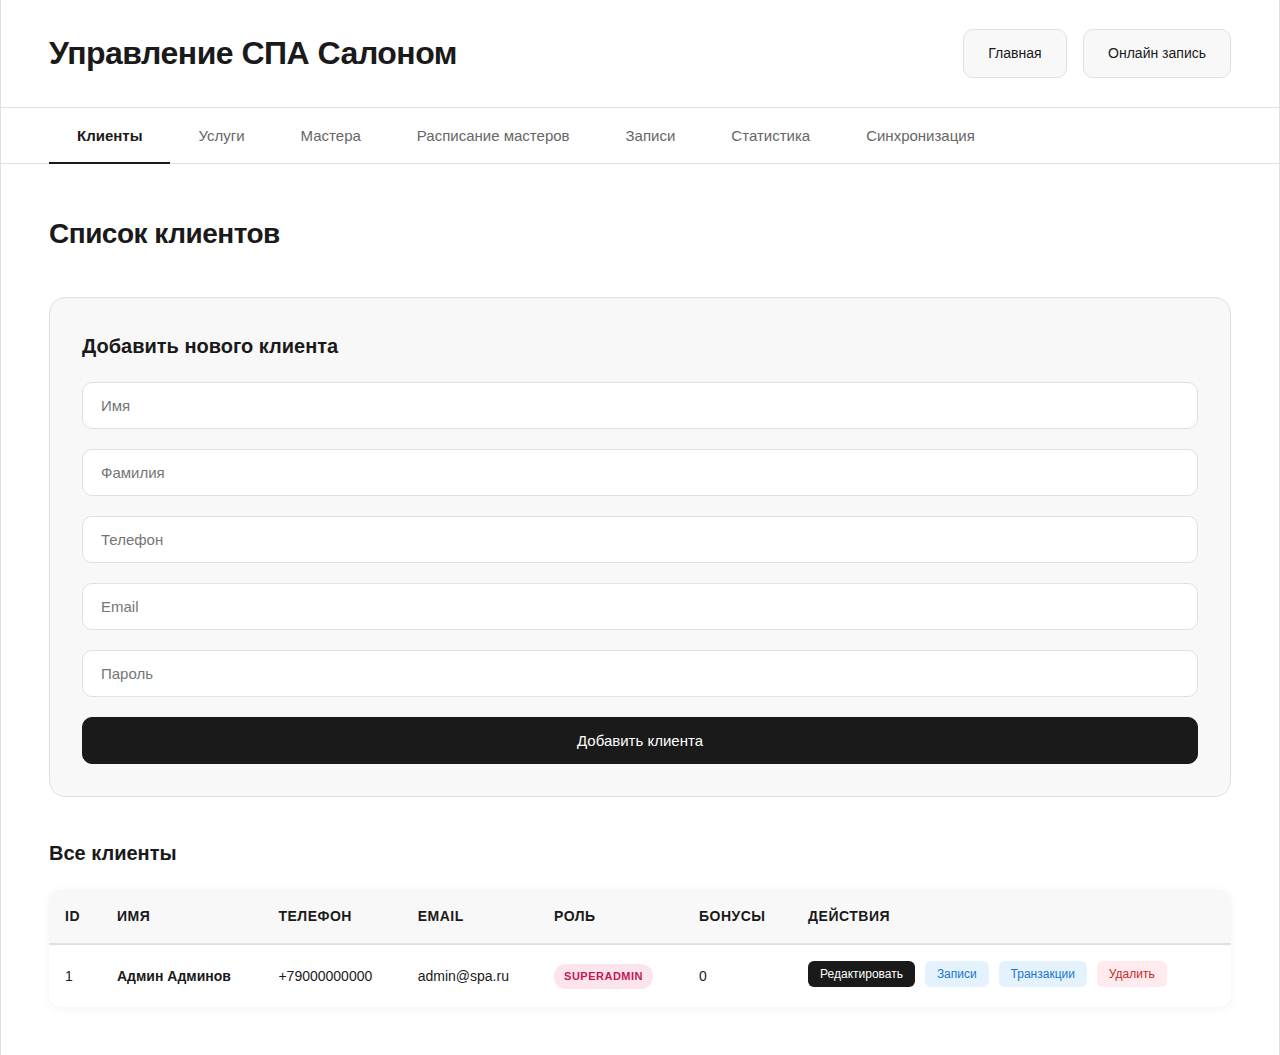
<file: index.html>
<!DOCTYPE html>
<html lang="ru">
<head>
    <meta charset="UTF-8">
    <meta name="viewport" content="width=device-width, initial-scale=1.0">
    <title>СПА Салон - Управление</title>
    <link rel="stylesheet" href="style.css">
    <script src="mock-api.js"></script>
    <script src="sync-jsonbin.js"></script>
</head>
<body>
    <div class="container">
        <div class="header">
            <h1>Управление СПА Салоном</h1>
            <div class="booking-link">
                <a href="home.html">Главная</a>
                <a href="client.html" target="_blank" style="margin-left: 12px;">Онлайн запись</a>
            </div>
        </div>
        
        <!-- Вкладки -->
        <div class="tabs">
            <button class="tab-btn active" onclick="showTab('clients')">Клиенты</button>
            <button class="tab-btn" onclick="showTab('services')">Услуги</button>
            <button class="tab-btn" onclick="showTab('specialists')">Мастера</button>
            <button class="tab-btn" onclick="showTab('specialist-schedule')">Расписание мастеров</button>
            <button class="tab-btn" onclick="showTab('bookings')">Записи</button>
            <button class="tab-btn" onclick="showTab('statistics')">Статистика</button>
            <button class="tab-btn" id="admin-users-btn" onclick="showTab('admin-users')" style="display: none;">Пользователи</button>
            <button class="tab-btn" onclick="window.location.href='sync-settings.html'">Синхронизация</button>
        </div>
        
        <!-- Вкладка Клиенты -->
        <div id="clients-tab" class="tab-content active">
            <h2>Список клиентов</h2>
            
            <div class="form-section">
                <h3>Добавить нового клиента</h3>
                <input type="text" id="client-firstname" placeholder="Имя">
                <input type="text" id="client-lastname" placeholder="Фамилия">
                <input type="text" id="client-phone" placeholder="Телефон">
                <input type="text" id="client-email" placeholder="Email">
                <input type="password" id="client-password" placeholder="Пароль">
                <button onclick="addClient()">Добавить клиента</button>
            </div>
            
            <div class="list-section">
                <h3>Все клиенты</h3>
                <div id="clients-list"></div>
            </div>
        </div>
        
        <!-- Вкладка Услуги -->
        <div id="services-tab" class="tab-content">
            <h2>Список услуг</h2>
            
            <div class="form-section">
                <h3>Добавить новую услугу</h3>
                <input type="text" id="service-name" placeholder="Название услуги">
                <input type="number" id="service-price" placeholder="Цена (руб)">
                <input type="number" id="service-duration" placeholder="Длительность (мин)">
                <textarea id="service-description" placeholder="Описание услуги" rows="3"></textarea>
                <button onclick="addService()">Добавить услугу</button>
            </div>
            
            <div class="list-section">
                <h3>Все услуги</h3>
                <div id="services-list"></div>
            </div>
            
            <div class="form-section" style="margin-top: 32px;">
                <h3>Привязать мастера к услуге</h3>
                <select id="link-service">
                    <option value="">Выберите услугу</option>
                </select>
                <select id="link-specialist">
                    <option value="">Выберите мастера</option>
                </select>
                <button onclick="linkSpecialistToService()">Привязать</button>
            </div>
        </div>
        
        <!-- Вкладка Записи -->
        <div id="bookings-tab" class="tab-content">
            <h2>Записи на услуги</h2>
            
            <div class="form-section">
                <h3>Создать новую запись</h3>
                <select id="booking-client">
                    <option value="">Выберите клиента</option>
                </select>
                <select id="booking-service" onchange="loadSpecialistsForService()">
                    <option value="">Выберите услугу</option>
                </select>
                <select id="booking-specialist">
                    <option value="">Выберите мастера</option>
                </select>
                <input type="date" id="booking-date" onchange="loadTimeSlots()">
                <select id="booking-time">
                    <option value="">Выберите время</option>
                </select>
                <textarea id="booking-notes" placeholder="Комментарии (необязательно)" rows="2"></textarea>
                <button onclick="createBooking()">Создать запись</button>
            </div>
            
            <div class="list-section">
                <h3>Все записи</h3>
                <div id="bookings-list"></div>
            </div>
        </div>
        
        <!-- Вкладка Мастера -->
        <div id="specialists-tab" class="tab-content">
            <h2>Список мастеров</h2>
            
            <div class="form-section">
                <h3>Добавить нового мастера</h3>
                <input type="text" id="specialist-name" placeholder="Имя мастера">
                <input type="text" id="specialist-specialization-new" placeholder="Специализация">
                <button onclick="addSpecialist()">Добавить мастера</button>
            </div>
            
            <div class="list-section">
                <h3>Все мастера</h3>
                <div id="specialists-list"></div>
            </div>
        </div>
        
        <!-- Вкладка Расписание мастеров -->
        <div id="specialist-schedule-tab" class="tab-content">
            <h2>Управление расписанием мастеров</h2>
            
            <div class="form-section">
                <h3>Выберите мастера</h3>
                <select id="schedule-specialist" onchange="loadSpecialistSchedule()">
                    <option value="">-- Выберите мастера --</option>
                </select>
            </div>
            
            <div id="schedule-editor" style="display: none; margin-top: 32px;">
                <div style="display: flex; align-items: center; justify-content: space-between; margin-bottom: 24px;">
                    <h3 style="margin: 0; font-size: 20px; font-weight: 600; color: #1a1a1a;">Рабочие часы</h3>
                    <span id="schedule-status" style="font-size: 14px; color: #666; font-weight: 500;"></span>
                </div>
                <div class="schedule-days" id="schedule-days"></div>
                <button onclick="saveSpecialistSchedule()" class="btn btn-primary" style="
                    margin-top: 32px;
                    padding: 14px 32px;
                    font-size: 16px;
                    font-weight: 600;
                    border-radius: 10px;
                    background: #007bff;
                    border: none;
                    color: white;
                    cursor: pointer;
                    transition: all 0.3s ease;
                    box-shadow: 0 2px 8px rgba(0,123,255,0.3);
                " onmouseover="this.style.background='#0056b3'; this.style.transform='translateY(-2px)'; this.style.boxShadow='0 4px 12px rgba(0,123,255,0.4)'" onmouseout="this.style.background='#007bff'; this.style.transform='translateY(0)'; this.style.boxShadow='0 2px 8px rgba(0,123,255,0.3)'">Сохранить расписание</button>
            </div>
            
            <div class="list-section" style="margin-top: 40px;">
                <h3>Календарь мастера</h3>
                <div id="specialist-calendar"></div>
            </div>
        </div>
        
        <!-- Вкладка Статистика -->
        <div id="statistics-tab" class="tab-content">
            <h2>Статистика</h2>
            <div id="statistics-content"></div>
        </div>
        
        <!-- Вкладка Управление пользователями (только для суперадмина) -->
        <div id="admin-users-tab" class="tab-content">
            <h2>Управление пользователями</h2>
            <p style="color: #888888; margin-bottom: 24px;">Создание администраторов и мастеров</p>
            
            <div class="form-section">
                <h3>Создать администратора</h3>
                <input type="text" id="admin-firstname" placeholder="Имя">
                <input type="text" id="admin-lastname" placeholder="Фамилия">
                <input type="text" id="admin-phone" placeholder="Телефон">
                <input type="text" id="admin-email" placeholder="Email">
                <input type="password" id="admin-password" placeholder="Пароль">
                <button onclick="createAdmin()">Создать администратора</button>
            </div>
            
            <div class="form-section" style="margin-top: 32px;">
                <h3>Создать мастера</h3>
                <input type="text" id="specialist-firstname" placeholder="Имя">
                <input type="text" id="specialist-lastname" placeholder="Фамилия">
                <input type="text" id="specialist-phone" placeholder="Телефон">
                <input type="text" id="specialist-email" placeholder="Email">
                <input type="text" id="specialist-user-specialization" placeholder="Специализация">
                <input type="password" id="specialist-password" placeholder="Пароль">
                <button onclick="createSpecialistUser()">Создать мастера</button>
            </div>
        </div>
    </div>
    
    <script src="script.js"></script>
</body>
</html>
</file>
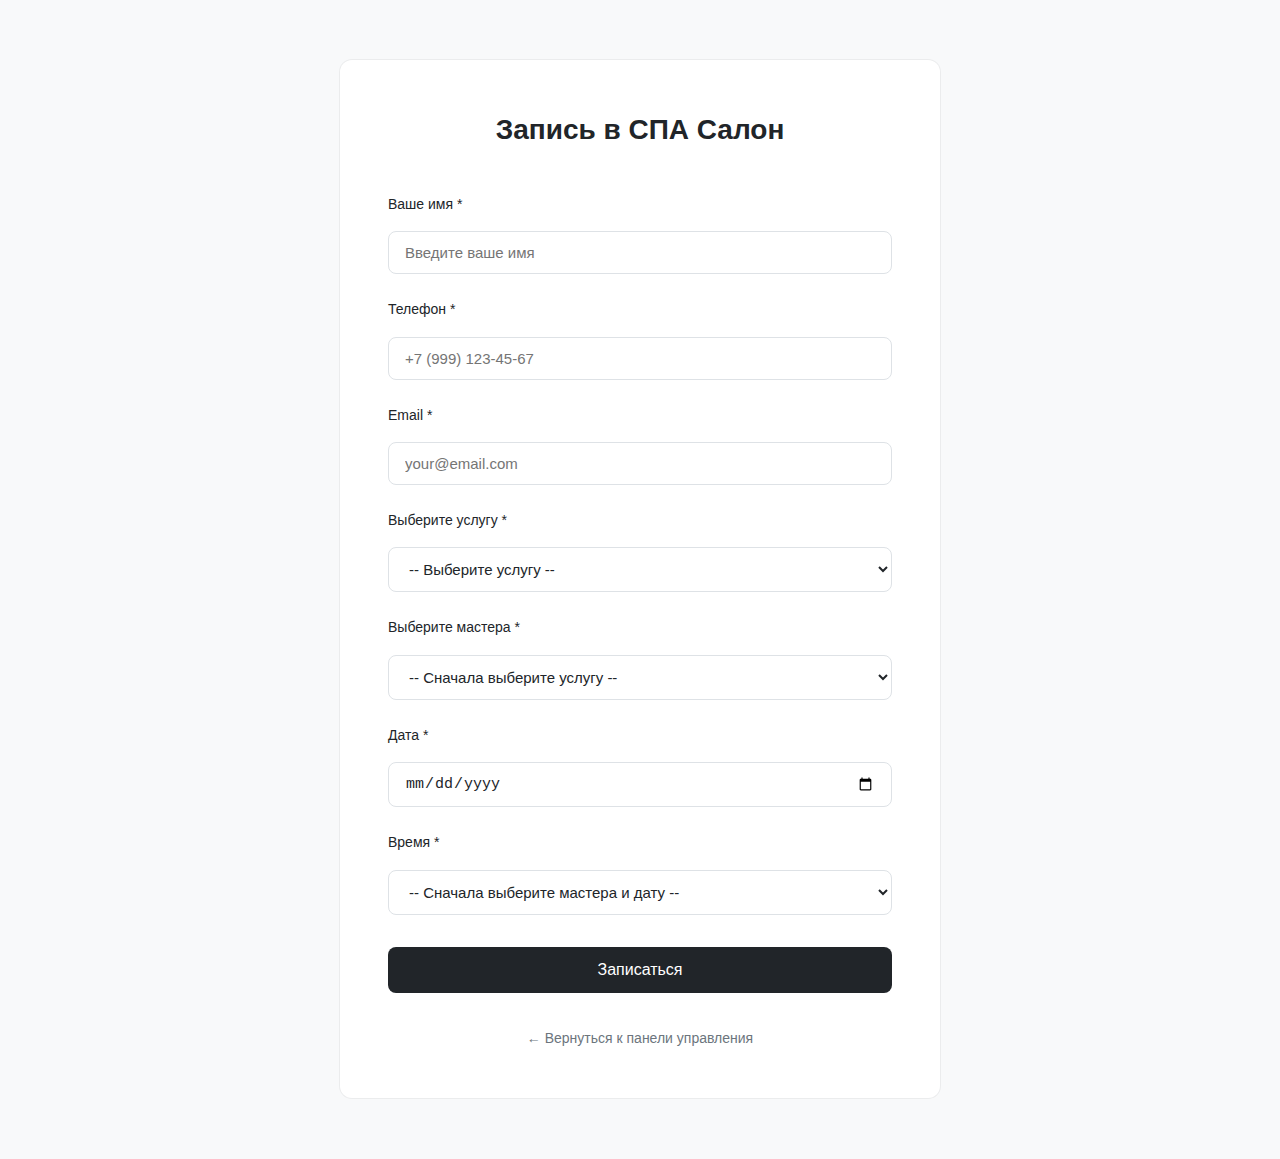
<file: booking.html>
<!DOCTYPE html>
<html lang="ru">
<head>
    <meta charset="UTF-8">
    <meta name="viewport" content="width=device-width, initial-scale=1.0">
    <title>Запись в СПА Салон</title>
    <link rel="stylesheet" href="style.css">
    <script src="mock-api.js"></script>
    <script src="sync-jsonbin.js"></script>
    <style>
        body {
            background: #f8f9fa;
        }
        
        .booking-page {
            max-width: 600px;
            margin: 60px auto;
            background: #ffffff;
            padding: 48px;
            border-radius: 12px;
            box-shadow: 0 0 0 1px rgba(0,0,0,0.05);
        }
        
        .booking-page h1 {
            font-size: 28px;
            font-weight: 600;
            color: #212529;
            text-align: center;
            margin-bottom: 40px;
        }
        
        .form-group {
            margin-bottom: 24px;
        }
        
        .form-group label {
            display: block;
            margin-bottom: 8px;
            color: #212529;
            font-weight: 500;
            font-size: 14px;
        }
        
        .form-group input,
        .form-group select {
            width: 100%;
            padding: 12px 16px;
            border: 1px solid #dee2e6;
            border-radius: 8px;
            font-size: 15px;
            background: #ffffff;
            color: #212529;
            transition: border-color 0.2s;
        }
        
        .form-group input:focus,
        .form-group select:focus {
            outline: none;
            border-color: #212529;
        }
        
        .submit-btn {
            width: 100%;
            padding: 14px;
            background: #212529;
            color: white;
            border: none;
            border-radius: 8px;
            font-size: 16px;
            font-weight: 500;
            cursor: pointer;
            transition: background 0.2s;
            margin-top: 8px;
        }
        
        .submit-btn:hover {
            background: #495057;
        }
        
        .back-link {
            display: block;
            text-align: center;
            margin-top: 32px;
        }
        
        .back-link a {
            color: #6c757d;
            text-decoration: none;
            font-size: 14px;
            font-weight: 500;
            transition: color 0.2s;
        }
        
        .back-link a:hover {
            color: #212529;
        }
        
        .service-info {
            background: #f8f9fa;
            padding: 16px;
            border-radius: 8px;
            margin-top: 12px;
            display: none;
            border: 1px solid #e9ecef;
        }
        
        .service-info.active {
            display: block;
        }
        
        .service-info p {
            margin: 4px 0;
            color: #6c757d;
            font-size: 14px;
        }
        
        .service-info strong {
            color: #212529;
        }
    </style>
</head>
<body>
    <div class="booking-page">
        <h1>Запись в СПА Салон</h1>
        
        <form id="booking-form">
            <div class="form-group">
                <label for="client-name">Ваше имя *</label>
                <input type="text" id="client-name" required placeholder="Введите ваше имя">
            </div>
            
            <div class="form-group">
                <label for="client-phone">Телефон *</label>
                <input type="tel" id="client-phone" required placeholder="+7 (999) 123-45-67">
            </div>
            
            <div class="form-group">
                <label for="client-email">Email *</label>
                <input type="email" id="client-email" required placeholder="your@email.com">
            </div>
            
            <div class="form-group">
                <label for="booking-service">Выберите услугу *</label>
                <select id="booking-service" required onchange="loadServiceInfo()">
                    <option value="">-- Выберите услугу --</option>
                </select>
                <div id="service-info" class="service-info">
                    <p><strong>Цена:</strong> <span id="service-price">-</span> руб.</p>
                    <p><strong>Длительность:</strong> <span id="service-duration">-</span> мин.</p>
                    <p><strong>Описание:</strong> <span id="service-description">-</span></p>
                </div>
            </div>
            
            <div class="form-group">
                <label for="booking-specialist">Выберите мастера *</label>
                <select id="booking-specialist" required onchange="loadTimeSlotsForBooking()">
                    <option value="">-- Сначала выберите услугу --</option>
                </select>
            </div>
            
            <div class="form-group">
                <label for="booking-date">Дата *</label>
                <input type="date" id="booking-date" required onchange="loadTimeSlotsForBooking()">
            </div>
            
            <div class="form-group">
                <label for="booking-time">Время *</label>
                <select id="booking-time" required>
                    <option value="">-- Сначала выберите мастера и дату --</option>
                </select>
            </div>
            
            <button type="submit" class="submit-btn">Записаться</button>
        </form>
        
        <div class="back-link">
            <a href="index.html">← Вернуться к панели управления</a>
        </div>
    </div>
    
    <script src="booking.js"></script>
</body>
</html>
</file>
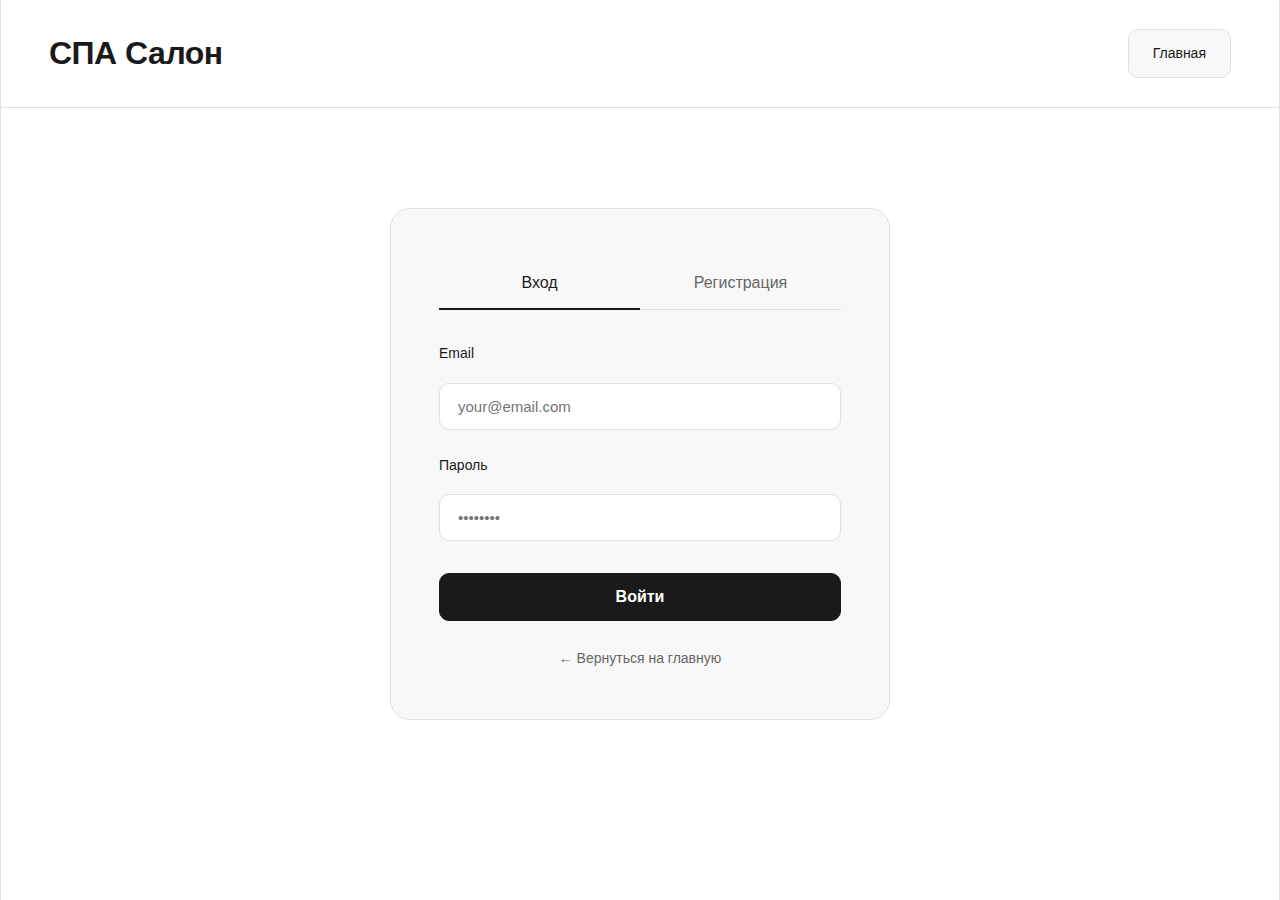
<file: client-dashboard.html>
<!DOCTYPE html>
<html lang="ru">
<head>
    <meta charset="UTF-8">
    <meta name="viewport" content="width=device-width, initial-scale=1.0">
    <title>Личный кабинет - СПА Салон</title>
    <link rel="stylesheet" href="style.css">
    <script src="mock-api.js"></script>
    <script src="sync-jsonbin.js"></script>
    <style>
        .dashboard-container {
            max-width: 1200px;
            margin: 0 auto;
            padding: 48px;
        }
        
        .dashboard-header {
            margin-bottom: 40px;
        }
        
        .dashboard-header h1 {
            font-size: 32px;
            font-weight: 700;
            color: #1a1a1a;
            margin-bottom: 8px;
        }
        
        .dashboard-header p {
            color: #666666;
            font-size: 16px;
        }
        
        .dashboard-tabs {
            display: flex;
            gap: 0;
            border-bottom: 1px solid #e0e0e0;
            margin-bottom: 32px;
        }
        
        .dashboard-tab {
            padding: 16px 24px;
            background: transparent;
            border: none;
            border-bottom: 2px solid transparent;
            cursor: pointer;
            font-size: 15px;
            font-weight: 500;
            color: #666666;
            transition: all 0.3s ease;
            position: relative;
            bottom: -1px;
        }
        
        .dashboard-tab:hover {
            color: #1a1a1a;
        }
        
        .dashboard-tab.active {
            color: #1a1a1a;
            border-bottom-color: #1a1a1a;
        }
        
        .dashboard-content {
            display: none;
        }
        
        .dashboard-content.active {
            display: block;
        }
        
        .booking-card {
            background: #f8f8f8;
            border: 1px solid #e0e0e0;
            border-radius: 16px;
            padding: 24px;
            margin-bottom: 16px;
            transition: all 0.3s ease;
        }
        
        .booking-card:hover {
            border-color: #d0d0d0;
            background: #ffffff;
        }
        
        .booking-card-header {
            display: flex;
            justify-content: space-between;
            align-items: start;
            margin-bottom: 16px;
        }
        
        .booking-card h3 {
            font-size: 20px;
            font-weight: 600;
            color: #1a1a1a;
            margin: 0;
        }
        
        .booking-info {
            color: #666666;
            font-size: 14px;
            margin: 8px 0;
        }
        
        .booking-actions {
            display: flex;
            gap: 12px;
            margin-top: 16px;
        }
        
        .btn-small {
            padding: 8px 16px;
            border: 1px solid #e0e0e0;
            border-radius: 8px;
            font-size: 13px;
            font-weight: 500;
            cursor: pointer;
            transition: all 0.3s ease;
            background: #ffffff;
            color: #1a1a1a;
        }
        
        .btn-small:hover {
            background: #f8f8f8;
            border-color: #d0d0d0;
        }
        
        .btn-small.danger {
            color: #c62828;
            border-color: #ef9a9a;
            background: #ffebee;
        }
        
        .btn-small.success {
            color: #2e7d32;
            border-color: #a5d6a7;
            background: #e8f5e9;
        }
        
        .review-form {
            background: #f8f8f8;
            border: 1px solid #e0e0e0;
            border-radius: 16px;
            padding: 24px;
            margin-top: 16px;
            display: none;
        }
        
        .review-form.active {
            display: block;
        }
        
        .review-form textarea {
            width: 100%;
            padding: 14px;
            border: 1px solid #e0e0e0;
            border-radius: 10px;
            background: #ffffff;
            color: #1a1a1a;
            font-family: inherit;
            font-size: 14px;
            min-height: 100px;
            margin-bottom: 16px;
        }
        
        .review-form input[type="number"] {
            width: 100px;
            padding: 10px;
            border: 1px solid #e0e0e0;
            border-radius: 8px;
            background: #ffffff;
            color: #1a1a1a;
            font-size: 16px;
            margin-bottom: 16px;
        }
        
        .stats-grid {
            display: grid;
            grid-template-columns: repeat(auto-fit, minmax(200px, 1fr));
            gap: 20px;
            margin-bottom: 32px;
        }
        
        .stat-card {
            background: #f8f8f8;
            border: 1px solid #e0e0e0;
            border-radius: 16px;
            padding: 24px;
            text-align: center;
        }
        
        .stat-value {
            font-size: 32px;
            font-weight: 700;
            color: #1a1a1a;
            margin-bottom: 8px;
        }
        
        .stat-label {
            color: #666666;
            font-size: 14px;
        }
    </style>
</head>
<body>
    <div class="container">
        <div class="header">
            <h1>Личный кабинет</h1>
            <div class="booking-link">
                <a href="home.html">Главная</a>
                <a href="client.html" style="margin-left: 12px;">Записаться</a>
                <a href="#" onclick="logout()" style="margin-left: 12px;">Выйти</a>
            </div>
        </div>
        
        <div class="dashboard-container">
            <div class="dashboard-header">
                <h1 id="welcome-name">Добро пожаловать!</h1>
                <p id="client-info">Загружаем данные...</p>
            </div>
            
            <div class="dashboard-tabs">
                <button class="dashboard-tab active" onclick="showDashboardTab('bookings')">Мои записи</button>
                <button class="dashboard-tab" onclick="showDashboardTab('new-booking')">Новая запись</button>
                <button class="dashboard-tab" onclick="showDashboardTab('reviews')">Отзывы</button>
            </div>
            
            <!-- Мои записи -->
            <div id="dashboard-bookings-tab" class="dashboard-content active">
                <h2>Мои записи</h2>
                <div id="dashboard-bookings-list"></div>
            </div>
            
            <!-- Новая запись -->
            <div id="new-booking-tab" class="dashboard-content">
                <h2>Новая запись</h2>
                <p style="color: #666666; margin-bottom: 24px;">Выберите услугу, мастера и удобное время</p>
                <a href="client.html" class="btn-hero btn-hero-primary" style="display: inline-block; text-decoration: none;">Перейти к записи</a>
            </div>
            
            <!-- Отзывы -->
            <div id="reviews-tab" class="dashboard-content">
                <h2>Мои отзывы</h2>
                <p style="color: #666666; margin-bottom: 24px;">Записи, на которые вы оставили отзывы</p>
                <div id="reviews-list"></div>
            </div>
        </div>
    </div>
    
    <script>
        const API_URL = ''; // Используется mock API для GitHub Pages
        let currentClientId = null;
        let currentClientRole = null;
        
        window.onload = function() {
            // Проверяем авторизацию
            currentClientId = localStorage.getItem('clientId');
            currentClientRole = localStorage.getItem('clientRole');
            
            if (!currentClientId) {
                window.location.href = 'login.html';
                return;
            }
            
            loadClientInfo();
            loadBookings();
        };
        
        function showDashboardTab(tab) {
            document.querySelectorAll('.dashboard-tab').forEach(t => t.classList.remove('active'));
            document.querySelectorAll('.dashboard-content').forEach(c => c.classList.remove('active'));
            
            event.target.classList.add('active');
            document.getElementById(tab + '-tab').classList.add('active');
            
            if (tab === 'bookings') {
                loadBookings();
            } else if (tab === 'reviews') {
                loadReviews();
            }
        }
        
        async function loadClientInfo() {
            try {
                const response = await fetch(`${API_URL}/api/clients/${currentClientId}`);
                const client = await response.json();
                
                if (client.id) {
                    document.getElementById('welcome-name').textContent = `Добро пожаловать, ${client.firstName} ${client.lastName}!`;
                    document.getElementById('client-info').textContent = `Email: ${client.email} | Телефон: ${client.phone} | Бонусы: ${client.bonusPoints || 0}`;
                }
            } catch (error) {
                console.error('Ошибка загрузки данных клиента:', error);
            }
        }
        
        async function loadBookings() {
            const listEl = document.getElementById('dashboard-bookings-list');
            listEl.innerHTML = '<p style="color: #666666;">Загрузка...</p>';
            
            try {
                const response = await fetch(`${API_URL}/api/clients/${currentClientId}/bookings`);
                const bookings = await response.json();
                
                if (!Array.isArray(bookings)) {
                    listEl.innerHTML = '<p style="color: #666666;">Нет записей</p>';
                    return;
                }
                
                if (bookings.length === 0) {
                    listEl.innerHTML = '<p style="color: #666666;">У вас пока нет записей</p>';
                    return;
                }
                
                // Загружаем отзывы клиента, чтобы проверить, какие записи уже имеют отзывы
                const reviewsResponse = await fetch(`${API_URL}/api/reviews?clientId=${currentClientId}`);
                const reviews = await reviewsResponse.json();
                const reviewsByBooking = {};
                if (Array.isArray(reviews)) {
                    reviews.forEach(review => {
                        if (review.bookingId > 0) {
                            reviewsByBooking[review.bookingId] = review;
                        }
                    });
                }
                
                listEl.innerHTML = '';
                
                // Загружаем услуги и мастеров для отображения
                const servicesResponse = await fetch(`${API_URL}/api/services`);
                const services = await servicesResponse.json();
                const specialistsResponse = await fetch(`${API_URL}/api/specialists`);
                const specialists = await specialistsResponse.json();
                
                bookings.forEach(booking => {
                    const service = services.find(s => s.id === booking.serviceId);
                    const specialist = specialists.find(s => s.id === booking.specialistId);
                    
                    const card = document.createElement('div');
                    card.className = 'booking-card';
                    
                    const statusClass = booking.status === 'выполнена' ? 'success' : 
                                      booking.status === 'отменена' ? 'danger' : '';
                    
                    // Проверяем, есть ли уже отзыв на эту запись
                    const hasReview = reviewsByBooking[booking.id];
                    
                    card.innerHTML = `
                        <div class="booking-card-header">
                            <div>
                                <h3>${service ? service.name : 'Услуга #' + booking.serviceId}</h3>
                                <div class="booking-info">Мастер: ${specialist ? specialist.name : 'Не указан'}</div>
                                <div class="booking-info">Дата: ${booking.date}</div>
                                <div class="booking-info">Время: ${booking.time} - ${booking.endTime}</div>
                                <div class="booking-info">Статус: <span class="status ${statusClass}">${booking.status}</span></div>
                                ${booking.notes ? `<div class="booking-info">Комментарий: ${booking.notes}</div>` : ''}
                                ${hasReview ? `<div class="booking-info" style="margin-top: 12px; color: #2e7d32; font-weight: 600;">✓ Отзыв оставлен</div>` : ''}
                            </div>
                        </div>
                        <div class="booking-actions">
                            ${booking.status === 'запланирована' ? 
                                `<button class="btn-small danger" onclick="cancelBooking(${booking.id})">Отменить</button>` : ''}
                            ${booking.status === 'выполнена' && !hasReview ? 
                                `<button class="btn-small success" onclick="showReviewForm(${booking.id})">Оставить отзыв</button>` : ''}
                        </div>
                        <div class="review-form" id="review-form-${booking.id}">
                            <h4 style="color: #1a1a1a; margin-bottom: 16px;">Оставить отзыв</h4>
                            <label style="color: #1a1a1a; display: block; margin-bottom: 8px;">Оценка (1-5):</label>
                            <input type="number" id="rating-${booking.id}" min="1" max="5" value="5">
                            <label style="color: #1a1a1a; display: block; margin-bottom: 8px; margin-top: 16px;">Комментарий:</label>
                            <textarea id="review-text-${booking.id}" placeholder="Ваш отзыв..."></textarea>
                            <button class="btn-small success" onclick="submitReview(${booking.id}, ${booking.specialistId})">Отправить</button>
                            <button class="btn-small" onclick="hideReviewForm(${booking.id})" style="margin-left: 8px;">Отмена</button>
                        </div>
                    `;
                    
                    listEl.appendChild(card);
                });
            } catch (error) {
                console.error('Ошибка загрузки записей:', error);
                listEl.innerHTML = '<p style="color: #c62828;">Ошибка загрузки записей</p>';
            }
        }
        
        async function cancelBooking(bookingId) {
            if (!confirm('Вы уверены, что хотите отменить запись?')) {
                return;
            }
            
            try {
                const response = await fetch(`${API_URL}/api/bookings/${bookingId}/cancel`, {
                    method: 'POST'
                });
                
                const data = await response.json();
                if (data.success) {
                    loadBookings();
                } else {
                    alert(data.error || 'Ошибка отмены записи');
                }
            } catch (error) {
                alert('Ошибка соединения с сервером');
            }
        }
        
        function showReviewForm(bookingId) {
            document.getElementById(`review-form-${bookingId}`).classList.add('active');
        }
        
        function hideReviewForm(bookingId) {
            document.getElementById(`review-form-${bookingId}`).classList.remove('active');
        }
        
        async function submitReview(bookingId, specialistId) {
            const rating = document.getElementById(`rating-${bookingId}`).value;
            const text = document.getElementById(`review-text-${bookingId}`).value;
            
            if (!rating || rating < 1 || rating > 5) {
                alert('Пожалуйста, выберите оценку от 1 до 5');
                return;
            }
            
            try {
                // Отправляем отзыв на сервер
                const response = await fetch(`${API_URL}/api/specialists/${specialistId}/review`, {
                    method: 'POST',
                    headers: {
                        'Content-Type': 'application/json'
                    },
                    body: JSON.stringify({
                        clientId: parseInt(currentClientId),
                        rating: parseInt(rating),
                        text: text,
                        bookingId: bookingId
                    })
                });
                
                const data = await response.json();
                if (data.success) {
                    alert('Отзыв отправлен! Спасибо за ваше мнение.');
                    hideReviewForm(bookingId);
                    loadBookings();
                    // Если открыта вкладка отзывов, обновляем её
                    if (document.getElementById('reviews-tab').classList.contains('active')) {
                        loadReviews();
                    }
                } else {
                    alert(data.error || 'Ошибка отправки отзыва');
                }
            } catch (error) {
                alert('Ошибка отправки отзыва');
            }
        }
        
        async function loadReviews() {
            const listEl = document.getElementById('reviews-list');
            listEl.innerHTML = '<p style="color: #666666;">Загрузка...</p>';
            
            try {
                // Загружаем отзывы клиента
                const reviewsResponse = await fetch(`${API_URL}/api/reviews?clientId=${currentClientId}`);
                const reviews = await reviewsResponse.json();
                
                if (!Array.isArray(reviews) || reviews.length === 0) {
                    listEl.innerHTML = '<p style="color: #666666;">У вас пока нет отзывов. Оставьте отзыв после завершения записи!</p>';
                    return;
                }
                
                // Загружаем услуги и мастеров для отображения
                const servicesResponse = await fetch(`${API_URL}/api/services`);
                const services = await servicesResponse.json();
                const specialistsResponse = await fetch(`${API_URL}/api/specialists`);
                const specialists = await specialistsResponse.json();
                
                // Загружаем все записи клиента, чтобы получить информацию о записях с отзывами
                const bookingsResponse = await fetch(`${API_URL}/api/clients/${currentClientId}/bookings`);
                const bookings = await bookingsResponse.json();
                
                listEl.innerHTML = '';
                
                // Группируем отзывы по bookingId
                const reviewsByBooking = {};
                reviews.forEach(review => {
                    if (review.bookingId > 0) {
                        reviewsByBooking[review.bookingId] = review;
                    }
                });
                
                // Отображаем записи с отзывами
                reviews.forEach(review => {
                    if (review.bookingId <= 0) return; // Пропускаем отзывы без привязки к записи
                    
                    const booking = Array.isArray(bookings) ? bookings.find(b => b.id === review.bookingId) : null;
                    if (!booking) return;
                    
                    const service = services.find(s => s.id === booking.serviceId);
                    const specialist = specialists.find(s => s.id === booking.specialistId);
                    
                    // Генерируем звезды для рейтинга
                    const stars = Array.from({length: 5}, (_, i) => 
                        i < review.rating ? '★' : '☆'
                    ).join('');
                    
                    const card = document.createElement('div');
                    card.className = 'booking-card';
                    
                    card.innerHTML = `
                        <div class="booking-card-header">
                            <div>
                                <h3>${service ? service.name : 'Услуга #' + booking.serviceId}</h3>
                                <div class="booking-info">Мастер: ${specialist ? specialist.name : 'Не указан'}</div>
                                <div class="booking-info">Дата: ${booking.date}</div>
                                <div class="booking-info">Время: ${booking.time} - ${booking.endTime}</div>
                                <div class="booking-info" style="margin-top: 16px;">
                                    <strong>Ваш отзыв:</strong>
                                </div>
                                <div class="booking-info" style="color: #ffc107; font-size: 18px; margin: 8px 0;">
                                    ${stars} (${review.rating}/5)
                                </div>
                                <div class="booking-info" style="font-style: italic; color: #666666; margin-top: 8px;">
                                    "${review.text || 'Без комментария'}"
                                </div>
                                <div class="booking-info" style="font-size: 12px; color: #999999; margin-top: 8px;">
                                    Дата отзыва: ${review.date}
                                </div>
                            </div>
                        </div>
                    `;
                    
                    listEl.appendChild(card);
                });
                
            } catch (error) {
                console.error('Ошибка загрузки отзывов:', error);
                listEl.innerHTML = '<p style="color: #c62828;">Ошибка загрузки отзывов</p>';
            }
        }
        
        function logout() {
            localStorage.removeItem('clientId');
            localStorage.removeItem('clientRole');
            localStorage.removeItem('clientName');
            window.location.href = 'home.html';
        }
    </script>
</body>
</html>
</file>
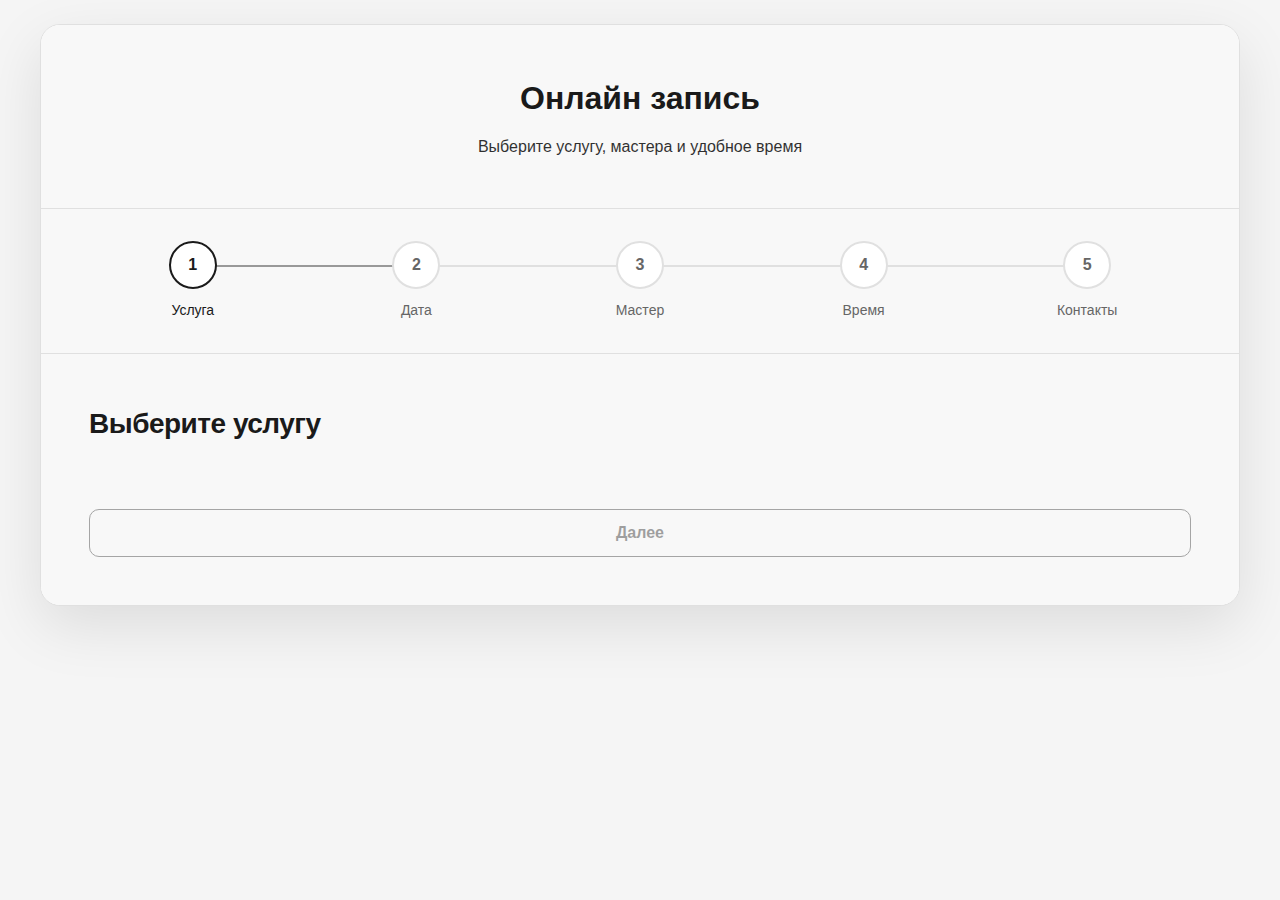
<file: client.html>
<!DOCTYPE html>
<html lang="ru">
<head>
    <meta charset="UTF-8">
    <meta name="viewport" content="width=device-width, initial-scale=1.0">
    <title>Запись онлайн - СПА Салон</title>
    <link rel="stylesheet" href="style.css">
    <script src="mock-api.js"></script>
    <script src="sync-jsonbin.js"></script>
    <style>
        * {
            margin: 0;
            padding: 0;
            box-sizing: border-box;
        }
        
        body {
            font-family: 'Inter', -apple-system, BlinkMacSystemFont, 'Segoe UI', Roboto, sans-serif;
            background: #f5f5f5;
            min-height: 100vh;
            padding: 24px;
        }
        
        .booking-container {
            max-width: 1200px;
            margin: 0 auto;
            background: #ffffff;
            border-radius: 20px;
            border: 1px solid #e0e0e0;
            overflow: hidden;
            box-shadow: 0 20px 60px rgba(0,0,0,0.1);
        }
        
        .booking-header {
            background: #f8f8f8;
            color: #1a1a1a;
            padding: 48px 40px;
            text-align: center;
            border-bottom: 1px solid #e0e0e0;
        }
        
        .booking-header h1 {
            font-size: 32px;
            font-weight: 600;
            margin-bottom: 10px;
        }
        
        .booking-header p {
            font-size: 16px;
            opacity: 0.9;
        }
        
        .booking-steps {
            display: flex;
            padding: 32px 40px;
            background: #f8f8f8;
            border-bottom: 1px solid #e0e0e0;
            position: relative;
        }
        
        .step {
            flex: 1;
            text-align: center;
            position: relative;
        }
        
        .step:not(:last-child)::after {
            content: '';
            position: absolute;
            top: 24px;
            left: 50%;
            width: 100%;
            height: 2px;
            background: #e0e0e0;
            z-index: 0;
        }
        
        .step.active:not(:last-child)::after {
            background: #999999;
        }
        
        .step.completed:not(:last-child)::after {
            background: #2e7d32;
        }
        
        .step-number {
            width: 48px;
            height: 48px;
            border-radius: 50%;
            background: #ffffff;
            color: #666666;
            border: 2px solid #e0e0e0;
            display: inline-flex;
            align-items: center;
            justify-content: center;
            font-weight: 600;
            margin-bottom: 10px;
            transition: all 0.3s ease;
            position: relative;
            z-index: 1;
        }
        
        .step.active .step-number {
            background: #ffffff;
            border-color: #1a1a1a;
            color: #1a1a1a;
        }
        
        .step.completed .step-number {
            background: #e8f5e9;
            border-color: #2e7d32;
            color: #2e7d32;
        }
        
        .step-title {
            font-size: 14px;
            color: #666666;
            font-weight: 500;
        }
        
        .step.active .step-title {
            color: #1a1a1a;
        }
        
        .booking-content {
            padding: 48px;
            background: #f8f8f8;
        }
        
        .step-content {
            display: none;
        }
        
        .step-content.active {
            display: block;
        }
        
        .step-content h2 {
            color: #1a1a1a;
            font-weight: 700;
            font-size: 28px;
            margin-bottom: 32px;
        }
        
        .services-grid {
            display: grid;
            grid-template-columns: repeat(auto-fill, minmax(280px, 1fr));
            gap: 20px;
            margin-top: 20px;
        }
        
        .service-card {
            border: 1px solid #e0e0e0;
            border-radius: 16px;
            padding: 28px;
            cursor: pointer;
            transition: all 0.3s ease;
            background: #f8f8f8;
        }
        
        .service-card:hover {
            border-color: #d0d0d0;
            transform: translateY(-2px);
            background: #ffffff;
            box-shadow: 0 8px 24px rgba(0,0,0,0.1);
        }
        
        .service-card.selected {
            border-color: #4a90e2;
            background: #e8f4fd;
            box-shadow: 0 4px 16px rgba(74, 144, 226, 0.2);
        }
        
        .service-card.selected h3 {
            color: #1a1a1a;
        }
        
        .service-card.selected .price {
            color: #1a1a1a;
        }
        
        .service-card.selected .duration {
            color: #4a90e2;
        }
        
        .service-card.selected .description {
            color: #1a1a1a;
        }
        
        .service-card h3 {
            font-size: 20px;
            color: #1a1a1a;
            margin-bottom: 16px;
            font-weight: 600;
        }
        
        .service-card .price {
            font-size: 28px;
            font-weight: 700;
            color: #1a1a1a;
            margin: 16px 0;
        }
        
        .service-card .duration {
            color: #666666;
            font-size: 14px;
        }
        
        .service-card .description {
            color: #666666;
            font-size: 14px;
            margin-top: 16px;
            line-height: 1.6;
        }
        
        .specialists-grid {
            display: grid;
            grid-template-columns: repeat(auto-fill, minmax(200px, 1fr));
            gap: 16px;
            margin-top: 20px;
        }
        
        .specialist-card {
            border: 1px solid #e0e0e0;
            border-radius: 16px;
            padding: 24px;
            text-align: center;
            cursor: pointer;
            transition: all 0.3s ease;
            background: #f8f8f8;
        }
        
        .specialist-card:hover {
            border-color: #d0d0d0;
            transform: translateY(-2px);
            background: #1f1f1f;
        }
        
        .specialist-card.selected {
            border-color: #4a90e2;
            background: #e8f4fd;
            box-shadow: 0 4px 16px rgba(74, 144, 226, 0.2);
        }
        
        .specialist-avatar {
            width: 88px;
            height: 88px;
            border-radius: 50%;
            background: #2a2a2a;
            border: 2px solid #3a3a3a;
            margin: 0 auto 16px;
            display: flex;
            align-items: center;
            justify-content: center;
            color: #1a1a1a;
            font-size: 32px;
            font-weight: 600;
        }
        
        .specialist-name {
            font-size: 18px;
            font-weight: 600;
            color: #1a1a1a;
            margin-bottom: 6px;
        }
        
        .specialist-spec {
            font-size: 14px;
            color: #666666;
        }
        
        .calendar-container {
            margin-top: 24px;
            background: #f8f8f8;
            border: 1px solid #e0e0e0;
            border-radius: 16px;
            padding: 32px;
        }
        
        .calendar-header {
            display: flex;
            justify-content: space-between;
            align-items: center;
            margin-bottom: 24px;
        }
        
        .calendar-nav {
            background: #ffffff;
            border: 1px solid #2a2a2a;
            padding: 10px 18px;
            border-radius: 10px;
            cursor: pointer;
            font-size: 18px;
            color: #1a1a1a;
            transition: all 0.3s ease;
        }
        
        .calendar-nav:hover {
            background: #f8f8f8;
            border-color: #d0d0d0;
        }
        
        .calendar-month {
            font-size: 22px;
            font-weight: 600;
            color: #1a1a1a;
        }
        
        .calendar-grid {
            display: grid;
            grid-template-columns: repeat(7, 1fr);
            gap: 10px;
        }
        
        .calendar-day-name {
            text-align: center;
            padding: 14px;
            font-weight: 600;
            color: #666666;
            font-size: 14px;
        }
        
        .calendar-day {
            aspect-ratio: 1;
            border: 1px solid #2a2a2a;
            border-radius: 10px;
            display: flex;
            align-items: center;
            justify-content: center;
            cursor: pointer;
            transition: all 0.3s ease;
            background: #ffffff;
            font-weight: 500;
            color: #666666;
        }
        
        .calendar-day:hover {
            border-color: #d0d0d0;
            background: #f8f8f8;
        }
        
        .calendar-day.selected {
            background: #f8f8f8;
            color: #1a1a1a;
            border-color: #ffffff;
        }
        
        .calendar-day.disabled {
            opacity: 0.2;
            cursor: not-allowed;
        }
        
        .calendar-day.today {
            border-color: #2e7d32;
        }
        
        .time-slots {
            display: grid;
            grid-template-columns: repeat(auto-fill, minmax(100px, 1fr));
            gap: 12px;
            margin-top: 20px;
        }
        
        .time-slot {
            padding: 14px;
            border: 1px solid #2a2a2a;
            border-radius: 10px;
            text-align: center;
            cursor: pointer;
            transition: all 0.3s ease;
            background: #ffffff;
            font-weight: 500;
            color: #666666;
        }
        
        .time-slot:hover {
            border-color: #d0d0d0;
            background: #f8f8f8;
        }
        
        .time-slot.selected {
            background: #f8f8f8;
            color: #1a1a1a;
            border-color: #ffffff;
        }
        
        .time-slot.disabled {
            opacity: 0.2;
            cursor: not-allowed;
        }
        
        .form-section {
            margin-top: 32px;
        }
        
        .form-group {
            margin-bottom: 24px;
        }
        
        .form-group label {
            display: block;
            margin-bottom: 10px;
            color: #1a1a1a;
            font-weight: 500;
            font-size: 14px;
        }
        
        .form-group input {
            width: 100%;
            padding: 14px 18px;
            border: 1px solid #2a2a2a;
            border-radius: 10px;
            font-size: 15px;
            background: #ffffff;
            color: #1a1a1a;
            transition: all 0.3s ease;
        }
        
        .form-group input:focus {
            outline: none;
            border-color: #d0d0d0;
            background: #f8f8f8;
        }
        
        .btn {
            padding: 14px 28px;
            border: 1px solid #2a2a2a;
            border-radius: 10px;
            font-size: 16px;
            font-weight: 600;
            cursor: pointer;
            transition: all 0.3s ease;
        }
        
        .btn-primary {
            background: #f8f8f8;
            color: #1a1a1a;
        }
        
        .btn-primary:hover {
            background: #1f1f1f;
            border-color: #d0d0d0;
            transform: translateY(-1px);
        }
        
        .btn-primary:disabled {
            opacity: 0.4;
            cursor: not-allowed;
            transform: none;
        }
        
        .btn-secondary {
            background: #ffffff;
            color: #1a1a1a;
        }
        
        .btn-secondary:hover {
            background: #f8f8f8;
            border-color: #d0d0d0;
        }
        
        .booking-summary {
            background: #f8f8f8;
            border: 1px solid #e0e0e0;
            border-radius: 16px;
            padding: 32px;
            margin-top: 32px;
        }
        
        .summary-item {
            display: flex;
            justify-content: space-between;
            padding: 14px 0;
            border-bottom: 1px solid #2a2a2a;
        }
        
        .summary-item:last-child {
            border-bottom: none;
        }
        
        .summary-label {
            color: #666666;
            font-size: 14px;
        }
        
        .summary-value {
            color: #1a1a1a;
            font-weight: 600;
        }
        
        .summary-total {
            font-size: 22px;
            color: #1a1a1a;
        }
        
        .error-message {
            background: #ffebee;
            color: #c62828;
            border: 1px solid #ef9a9a;
            padding: 14px;
            border-radius: 10px;
            margin-top: 16px;
            font-size: 14px;
        }
        
        .success-message {
            background: #e8f5e9;
            color: #2e7d32;
            border: 1px solid #a5d6a7;
            padding: 14px;
            border-radius: 10px;
            margin-top: 16px;
            font-size: 14px;
        }
        
        .action-buttons {
            display: flex;
            gap: 12px;
            margin-top: 30px;
        }
        
        .action-buttons .btn {
            flex: 1;
        }
    </style>
</head>
<body>
    <div class="booking-container">
        <div class="booking-header">
            <h1>Онлайн запись</h1>
            <p>Выберите услугу, мастера и удобное время</p>
        </div>
        
        <div class="booking-steps">
            <div class="step active" data-step="1">
                <div class="step-number">1</div>
                <div class="step-title">Услуга</div>
            </div>
            <div class="step" data-step="2">
                <div class="step-number">2</div>
                <div class="step-title">Дата</div>
            </div>
            <div class="step" data-step="3">
                <div class="step-number">3</div>
                <div class="step-title">Мастер</div>
            </div>
            <div class="step" data-step="4">
                <div class="step-number">4</div>
                <div class="step-title">Время</div>
            </div>
            <div class="step" data-step="5">
                <div class="step-number">5</div>
                <div class="step-title">Контакты</div>
            </div>
        </div>
        
        <div class="booking-content">
            <!-- Шаг 1: Выбор услуги -->
            <div class="step-content active" data-content="1">
                <h2>Выберите услугу</h2>
                <div class="services-grid" id="services-grid"></div>
                <div class="action-buttons">
                    <button class="btn btn-secondary" onclick="goToStep(0)" style="display: none;">Назад</button>
                    <button class="btn btn-primary" onclick="goToStep(1)" id="btn-next-1" disabled>Далее</button>
                </div>
            </div>
            
            <!-- Шаг 2: Выбор даты -->
            <div class="step-content" data-content="2">
                <h2>Выберите дату</h2>
                <p style="color: #666; margin-bottom: 24px; font-size: 14px;">Выберите удобную дату для записи</p>
                <div class="calendar-container">
                    <div class="calendar-header">
                        <button class="calendar-nav" onclick="changeMonth(-1)">←</button>
                        <div class="calendar-month" id="calendar-month"></div>
                        <button class="calendar-nav" onclick="changeMonth(1)">→</button>
                    </div>
                    <div class="calendar-grid" id="calendar-grid"></div>
                </div>
                <div class="action-buttons">
                    <button class="btn btn-secondary" onclick="goToStep(0)">Назад</button>
                    <button class="btn btn-primary" onclick="goToStep(2)" id="btn-next-2" disabled>Далее</button>
                </div>
            </div>
            
            <!-- Шаг 3: Выбор мастера -->
            <div class="step-content" data-content="3">
                <h2>Выберите мастера</h2>
                <p style="color: #666; margin-bottom: 24px; font-size: 14px;" id="specialists-hint">Доступные мастера на выбранную дату</p>
                <div class="specialists-grid" id="specialists-grid"></div>
                <div class="action-buttons">
                    <button class="btn btn-secondary" onclick="goToStep(1)">Назад</button>
                    <button class="btn btn-primary" onclick="goToStep(3)" id="btn-next-3" disabled>Далее</button>
                </div>
            </div>
            
            <!-- Шаг 4: Выбор времени -->
            <div class="step-content" data-content="4">
                <h2>Выберите время</h2>
                <p style="color: #666; margin-bottom: 24px; font-size: 14px;">Выберите удобное время для записи</p>
                <div class="form-section">
                    <label style="color: #1a1a1a; font-weight: 500; font-size: 14px; display: block; margin-bottom: 16px;">Доступное время</label>
                    <div class="time-slots" id="time-slots"></div>
                </div>
                <div class="action-buttons">
                    <button class="btn btn-secondary" onclick="goToStep(2)">Назад</button>
                    <button class="btn btn-primary" onclick="goToStep(4)" id="btn-next-4" disabled>Далее</button>
                </div>
            </div>
            
            <!-- Шаг 5: Контактные данные -->
            <div class="step-content" data-content="5">
                <h2>Ваши контактные данные</h2>
                <div class="booking-summary" id="booking-summary"></div>
                <div class="form-section">
                    <div class="form-group">
                        <label for="client-name">Имя и фамилия *</label>
                        <input type="text" id="client-name" placeholder="Иван Иванов" required>
                    </div>
                    <div class="form-group">
                        <label for="client-phone">Телефон *</label>
                        <input type="tel" id="client-phone" placeholder="+7 (999) 123-45-67" required>
                    </div>
                    <div class="form-group">
                        <label for="client-email">Email *</label>
                        <input type="email" id="client-email" placeholder="your@email.com" required>
                    </div>
                    <div class="form-group">
                        <label for="client-notes">Комментарии (необязательно)</label>
                        <input type="text" id="client-notes" placeholder="Особые пожелания">
                    </div>
                </div>
                <div id="booking-message"></div>
                <div class="action-buttons">
                    <button class="btn btn-secondary" onclick="goToStep(2)">Назад</button>
                    <button class="btn btn-primary" onclick="submitBooking()" id="btn-submit">Записаться</button>
                </div>
            </div>
        </div>
    </div>
    
    <script src="client.js"></script>
</body>
</html>
</file>
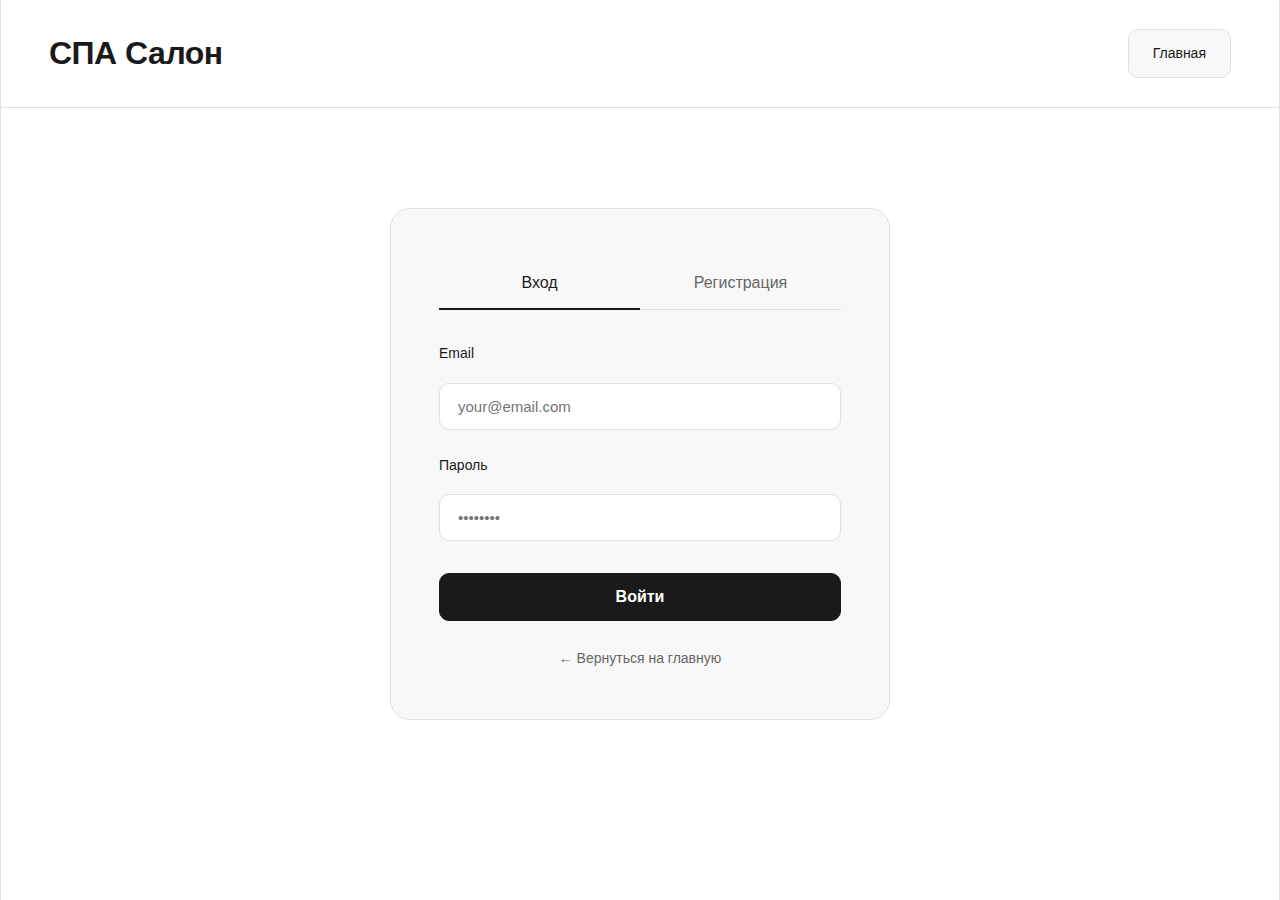
<file: login.html>
<!DOCTYPE html>
<html lang="ru">
<head>
    <meta charset="UTF-8">
    <meta name="viewport" content="width=device-width, initial-scale=1.0">
    <title>Вход / Регистрация - СПА Салон</title>
    <link rel="stylesheet" href="style.css">
    <script src="mock-api.js"></script>
    <script src="sync-jsonbin.js"></script>
    <style>
        .auth-container {
            max-width: 500px;
            margin: 100px auto;
            padding: 48px;
            background: #f8f8f8;
            border: 1px solid #e0e0e0;
            border-radius: 20px;
        }
        
        .auth-tabs {
            display: flex;
            gap: 0;
            margin-bottom: 32px;
            border-bottom: 1px solid #e0e0e0;
        }
        
        .auth-tab {
            flex: 1;
            padding: 16px;
            background: transparent;
            border: none;
            border-bottom: 2px solid transparent;
            cursor: pointer;
            font-size: 16px;
            font-weight: 500;
            color: #666666;
            transition: all 0.3s ease;
            position: relative;
            bottom: -1px;
        }
        
        .auth-tab:hover {
            color: #1a1a1a;
        }
        
        .auth-tab.active {
            color: #1a1a1a;
            border-bottom-color: #1a1a1a;
        }
        
        .auth-form {
            display: none;
        }
        
        .auth-form.active {
            display: block;
        }
        
        .form-group {
            margin-bottom: 24px;
        }
        
        .form-group label {
            display: block;
            margin-bottom: 10px;
            color: #1a1a1a;
            font-weight: 500;
            font-size: 14px;
        }
        
        .form-group input {
            width: 100%;
            padding: 14px 18px;
            border: 1px solid #e0e0e0;
            border-radius: 10px;
            font-size: 15px;
            background: #ffffff;
            color: #1a1a1a;
            transition: all 0.3s ease;
            font-family: inherit;
        }
        
        .form-group input:focus {
            outline: none;
            border-color: #999999;
            background: #ffffff;
            box-shadow: 0 0 0 3px rgba(0, 0, 0, 0.05);
        }
        
        .auth-button {
            width: 100%;
            padding: 14px;
            background: #1a1a1a;
            color: #ffffff;
            border: 1px solid #1a1a1a;
            border-radius: 10px;
            font-size: 16px;
            font-weight: 600;
            cursor: pointer;
            transition: all 0.3s ease;
            margin-top: 8px;
        }
        
        .auth-button:hover {
            background: #333333;
            border-color: #333333;
            transform: translateY(-1px);
        }
        
        .auth-message {
            padding: 14px;
            border-radius: 10px;
            margin-bottom: 24px;
            font-size: 14px;
            display: none;
        }
        
        .auth-message.show {
            display: block;
        }
        
        .auth-message.success {
            background: #e8f5e9;
            color: #2e7d32;
            border: 1px solid #a5d6a7;
        }
        
        .auth-message.error {
            background: #ffebee;
            color: #c62828;
            border: 1px solid #ef9a9a;
        }
        
        .back-link {
            text-align: center;
            margin-top: 24px;
        }
        
        .back-link a {
            color: #666666;
            text-decoration: none;
            font-size: 14px;
            transition: color 0.3s ease;
        }
        
        .back-link a:hover {
            color: #1a1a1a;
        }
    </style>
</head>
<body>
    <div class="container">
        <div class="header">
            <h1>СПА Салон</h1>
            <div class="booking-link">
                <a href="home.html">Главная</a>
            </div>
        </div>
        
        <div class="auth-container">
            <div class="auth-tabs">
                <button class="auth-tab active" onclick="switchTab('login')">Вход</button>
                <button class="auth-tab" onclick="switchTab('register')">Регистрация</button>
            </div>
            
            <div id="auth-message" class="auth-message"></div>
            
            <!-- Форма входа -->
            <form class="auth-form active" id="login-form" onsubmit="handleLogin(event)">
                <div class="form-group">
                    <label for="login-email">Email</label>
                    <input type="email" id="login-email" required placeholder="your@email.com">
                </div>
                <div class="form-group">
                    <label for="login-password">Пароль</label>
                    <input type="password" id="login-password" required placeholder="••••••••">
                </div>
                <button type="submit" class="auth-button">Войти</button>
            </form>
            
            <!-- Форма регистрации -->
            <form class="auth-form" id="register-form" onsubmit="handleRegister(event)">
                <div class="form-group">
                    <label for="reg-firstname">Имя</label>
                    <input type="text" id="reg-firstname" required placeholder="Иван">
                </div>
                <div class="form-group">
                    <label for="reg-lastname">Фамилия</label>
                    <input type="text" id="reg-lastname" required placeholder="Иванов">
                </div>
                <div class="form-group">
                    <label for="reg-phone">Телефон</label>
                    <input type="tel" id="reg-phone" required placeholder="+7 (999) 123-45-67">
                </div>
                <div class="form-group">
                    <label for="reg-email">Email</label>
                    <input type="email" id="reg-email" required placeholder="your@email.com">
                </div>
                <div class="form-group">
                    <label for="reg-password">Пароль</label>
                    <input type="password" id="reg-password" required placeholder="••••••••" minlength="6">
                </div>
                <button type="submit" class="auth-button">Зарегистрироваться</button>
            </form>
            
            <div class="back-link">
                <a href="home.html">← Вернуться на главную</a>
            </div>
        </div>
    </div>
    
    <script>
        const API_URL = ''; // Используется mock API для GitHub Pages
        
        function switchTab(tab) {
            // Обновляем табы
            document.querySelectorAll('.auth-tab').forEach(t => t.classList.remove('active'));
            document.querySelectorAll('.auth-form').forEach(f => f.classList.remove('active'));
            
            if (tab === 'login') {
                document.querySelector('.auth-tab:first-child').classList.add('active');
                document.getElementById('login-form').classList.add('active');
            } else {
                document.querySelector('.auth-tab:last-child').classList.add('active');
                document.getElementById('register-form').classList.add('active');
            }
            
            hideMessage();
        }
        
        function showMessage(text, type) {
            const msgEl = document.getElementById('auth-message');
            msgEl.textContent = text;
            msgEl.className = `auth-message show ${type}`;
            setTimeout(hideMessage, 5000);
        }
        
        function hideMessage() {
            const msgEl = document.getElementById('auth-message');
            msgEl.classList.remove('show');
        }
        
        async function handleLogin(event) {
            event.preventDefault();
            const email = document.getElementById('login-email').value;
            const password = document.getElementById('login-password').value;
            
            try {
                const response = await fetch(`${API_URL}/api/auth/login`, {
                    method: 'POST',
                    headers: {
                        'Content-Type': 'application/json'
                    },
                    body: JSON.stringify({ email, password })
                });
                
                const data = await response.json();
                
                if (response.ok && data.success) {
                    // Сохраняем данные пользователя в localStorage
                    localStorage.setItem('clientId', data.clientId);
                    localStorage.setItem('clientRole', data.role || 'client');
                    localStorage.setItem('clientName', data.name || '');
                    showMessage('Успешный вход!', 'success');
                    
                    // Перенаправляем в зависимости от роли
                    setTimeout(() => {
                        const role = data.role || 'client';
                        if (role === 'admin' || role === 'superadmin') {
                            window.location.href = 'index.html';
                        } else if (role === 'specialist') {
                            window.location.href = 'index.html'; // Мастера тоже в админку
                        } else {
                            window.location.href = 'client-dashboard.html';
                        }
                    }, 1000);
                } else {
                    showMessage(data.error || 'Ошибка входа', 'error');
                }
            } catch (error) {
                showMessage('Ошибка соединения с сервером', 'error');
            }
        }
        
        async function handleRegister(event) {
            event.preventDefault();
            const firstName = document.getElementById('reg-firstname').value;
            const lastName = document.getElementById('reg-lastname').value;
            const phone = document.getElementById('reg-phone').value;
            const email = document.getElementById('reg-email').value;
            const password = document.getElementById('reg-password').value;
            
            try {
                const response = await fetch(`${API_URL}/api/auth/register`, {
                    method: 'POST',
                    headers: {
                        'Content-Type': 'application/json'
                    },
                    body: JSON.stringify({ firstName, lastName, phone, email, password })
                });
                
                const data = await response.json();
                
                if (response.ok && data.id) {
                    showMessage('Регистрация успешна!', 'success');
                    setTimeout(() => {
                        switchTab('login');
                        document.getElementById('login-email').value = email;
                    }, 1500);
                } else {
                    showMessage(data.error || 'Ошибка регистрации', 'error');
                }
            } catch (error) {
                showMessage('Ошибка соединения с сервером', 'error');
            }
        }
    </script>
</body>
</html>
</file>
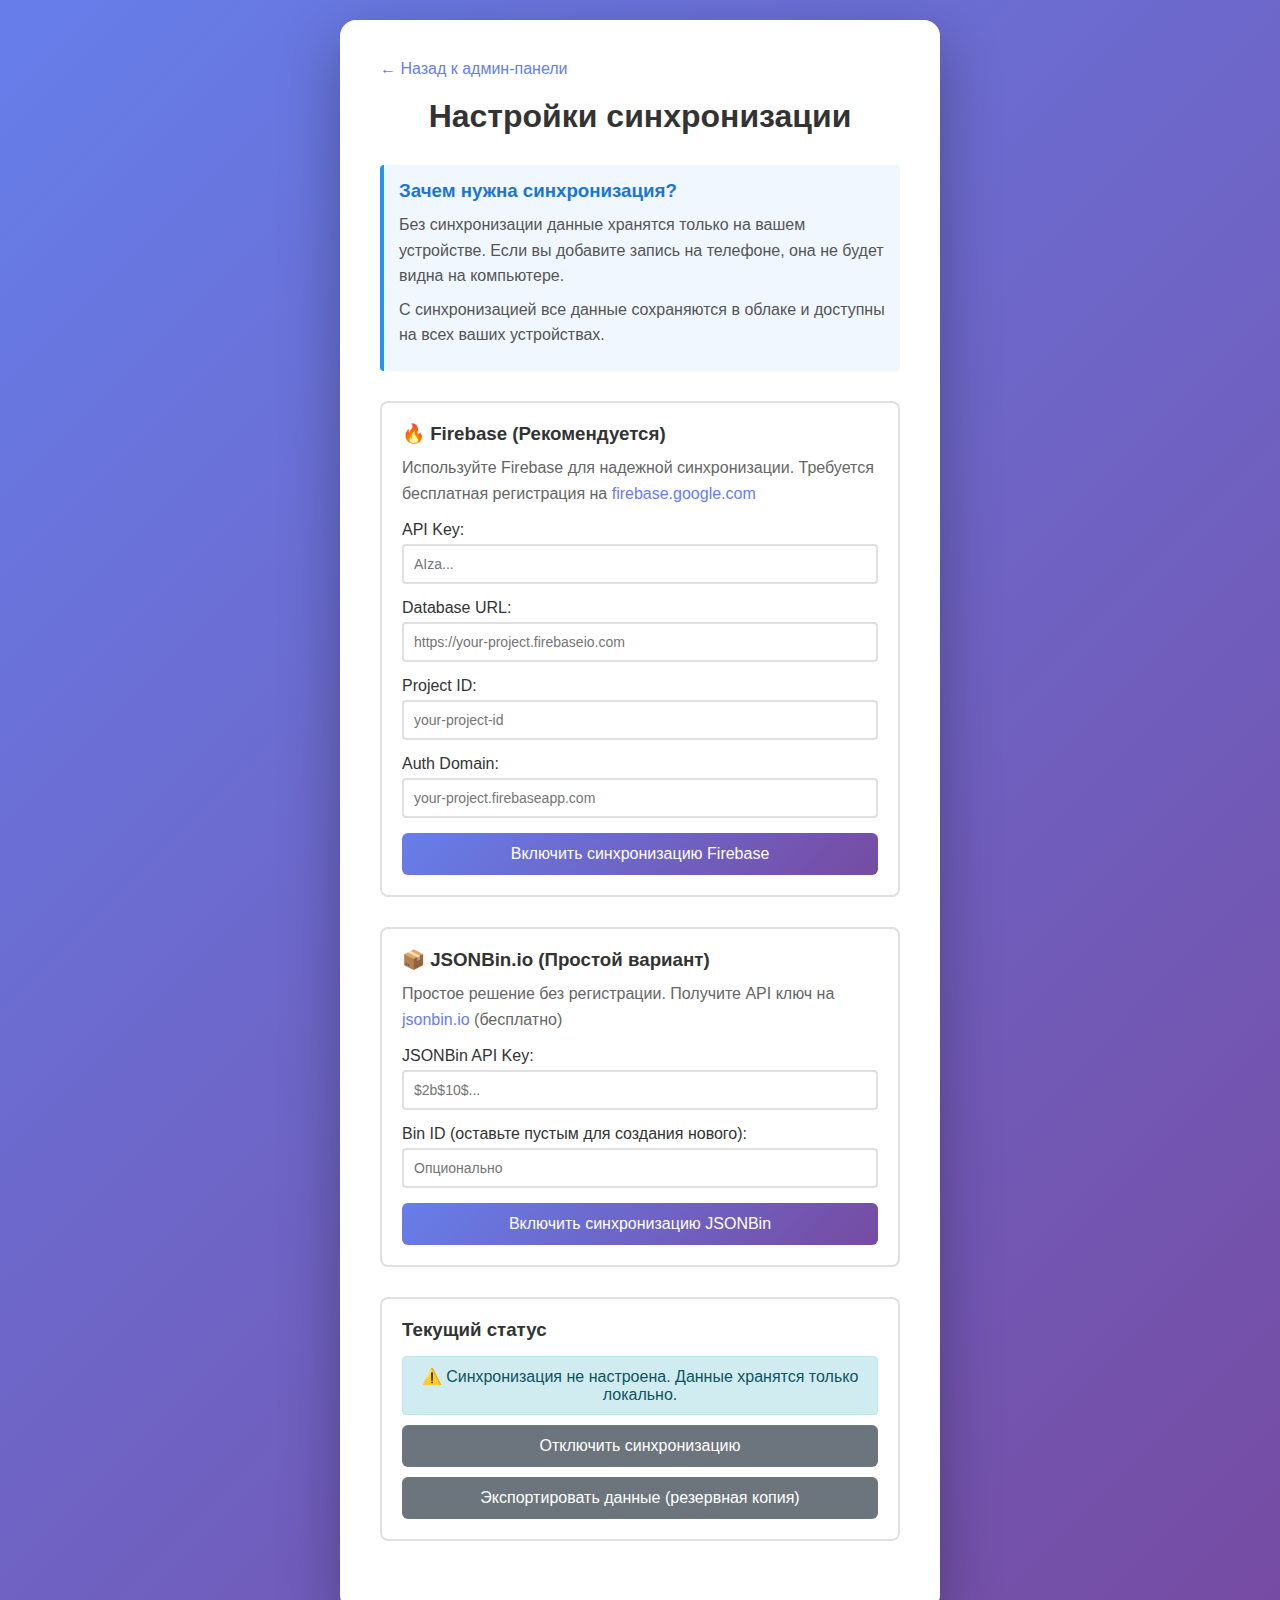
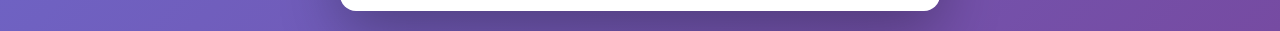
<file: sync-settings.html>
<!DOCTYPE html>
<html lang="ru">
<head>
    <meta charset="UTF-8">
    <meta name="viewport" content="width=device-width, initial-scale=1.0">
    <title>Настройки синхронизации</title>
    <style>
        * {
            margin: 0;
            padding: 0;
            box-sizing: border-box;
        }

        body {
            font-family: -apple-system, BlinkMacSystemFont, 'Segoe UI', Roboto, Oxygen, Ubuntu, Cantarell, sans-serif;
            background: linear-gradient(135deg, #667eea 0%, #764ba2 100%);
            min-height: 100vh;
            padding: 20px;
            display: flex;
            justify-content: center;
            align-items: center;
        }

        .container {
            background: white;
            border-radius: 16px;
            box-shadow: 0 20px 60px rgba(0,0,0,0.3);
            padding: 40px;
            max-width: 600px;
            width: 100%;
        }

        h1 {
            color: #333;
            margin-bottom: 30px;
            text-align: center;
        }

        .info-box {
            background: #f0f7ff;
            border-left: 4px solid #2196F3;
            padding: 15px;
            margin-bottom: 30px;
            border-radius: 4px;
        }

        .info-box h3 {
            color: #1976D2;
            margin-bottom: 10px;
        }

        .info-box p {
            color: #555;
            line-height: 1.6;
            margin-bottom: 8px;
        }

        .info-box code {
            background: #e3f2fd;
            padding: 2px 6px;
            border-radius: 3px;
            font-family: monospace;
            color: #1976D2;
        }

        .sync-option {
            margin-bottom: 30px;
            padding: 20px;
            border: 2px solid #e0e0e0;
            border-radius: 8px;
            transition: all 0.3s;
        }

        .sync-option:hover {
            border-color: #667eea;
        }

        .sync-option h3 {
            color: #333;
            margin-bottom: 10px;
        }

        .sync-option p {
            color: #666;
            margin-bottom: 15px;
            line-height: 1.6;
        }

        .form-group {
            margin-bottom: 15px;
        }

        label {
            display: block;
            color: #333;
            margin-bottom: 5px;
            font-weight: 500;
        }

        input[type="text"],
        input[type="password"] {
            width: 100%;
            padding: 10px;
            border: 2px solid #e0e0e0;
            border-radius: 4px;
            font-size: 14px;
            transition: border-color 0.3s;
        }

        input[type="text"]:focus,
        input[type="password"]:focus {
            outline: none;
            border-color: #667eea;
        }

        button {
            background: linear-gradient(135deg, #667eea 0%, #764ba2 100%);
            color: white;
            border: none;
            padding: 12px 24px;
            border-radius: 6px;
            cursor: pointer;
            font-size: 16px;
            font-weight: 500;
            transition: transform 0.2s, box-shadow 0.2s;
            width: 100%;
        }

        button:hover {
            transform: translateY(-2px);
            box-shadow: 0 5px 15px rgba(102, 126, 234, 0.4);
        }

        button:active {
            transform: translateY(0);
        }

        .btn-secondary {
            background: #6c757d;
            margin-top: 10px;
        }

        .status {
            padding: 10px;
            border-radius: 4px;
            margin-top: 15px;
            text-align: center;
            font-weight: 500;
        }

        .status.success {
            background: #d4edda;
            color: #155724;
            border: 1px solid #c3e6cb;
        }

        .status.error {
            background: #f8d7da;
            color: #721c24;
            border: 1px solid #f5c6cb;
        }

        .status.info {
            background: #d1ecf1;
            color: #0c5460;
            border: 1px solid #bee5eb;
        }

        .link {
            color: #667eea;
            text-decoration: none;
            font-weight: 500;
        }

        .link:hover {
            text-decoration: underline;
        }

        .back-link {
            display: inline-block;
            margin-bottom: 20px;
            color: #667eea;
            text-decoration: none;
            font-weight: 500;
        }

        .back-link:hover {
            text-decoration: underline;
        }
    </style>
</head>
<body>
    <div class="container">
        <a href="index.html" class="back-link">← Назад к админ-панели</a>
        
        <h1>Настройки синхронизации</h1>

        <div class="info-box">
            <h3>Зачем нужна синхронизация?</h3>
            <p>Без синхронизации данные хранятся только на вашем устройстве. Если вы добавите запись на телефоне, она не будет видна на компьютере.</p>
            <p>С синхронизацией все данные сохраняются в облаке и доступны на всех ваших устройствах.</p>
        </div>

        <!-- Firebase вариант -->
        <div class="sync-option">
            <h3>🔥 Firebase (Рекомендуется)</h3>
            <p>Используйте Firebase для надежной синхронизации. Требуется бесплатная регистрация на <a href="https://firebase.google.com" target="_blank" class="link">firebase.google.com</a></p>
            
            <div class="form-group">
                <label>API Key:</label>
                <input type="text" id="firebase-api-key" placeholder="AIza...">
            </div>
            <div class="form-group">
                <label>Database URL:</label>
                <input type="text" id="firebase-database-url" placeholder="https://your-project.firebaseio.com">
            </div>
            <div class="form-group">
                <label>Project ID:</label>
                <input type="text" id="firebase-project-id" placeholder="your-project-id">
            </div>
            <div class="form-group">
                <label>Auth Domain:</label>
                <input type="text" id="firebase-auth-domain" placeholder="your-project.firebaseapp.com">
            </div>
            
            <button onclick="setupFirebase()">Включить синхронизацию Firebase</button>
            <div id="firebase-status"></div>
        </div>

        <!-- JSONBin вариант -->
        <div class="sync-option">
            <h3>📦 JSONBin.io (Простой вариант)</h3>
            <p>Простое решение без регистрации. Получите API ключ на <a href="https://jsonbin.io" target="_blank" class="link">jsonbin.io</a> (бесплатно)</p>
            
            <div class="form-group">
                <label>JSONBin API Key:</label>
                <input type="text" id="jsonbin-key" placeholder="$2b$10$...">
            </div>
            <div class="form-group">
                <label>Bin ID (оставьте пустым для создания нового):</label>
                <input type="text" id="jsonbin-bin-id" placeholder="Опционально">
            </div>
            
            <button onclick="setupJSONBin()">Включить синхронизацию JSONBin</button>
            <div id="jsonbin-status"></div>
        </div>

        <!-- Текущий статус -->
        <div class="sync-option">
            <h3>Текущий статус</h3>
            <div id="current-status">
                <p style="color: #666;">Проверка статуса...</p>
            </div>
            <button class="btn-secondary" onclick="disableSync()">Отключить синхронизацию</button>
            <button class="btn-secondary" onclick="exportData()" style="margin-top: 10px;">Экспортировать данные (резервная копия)</button>
        </div>
    </div>

    <script src="mock-api.js"></script>
    <script src="sync-jsonbin.js"></script>
    <script>
        // Проверка текущего статуса
        function checkStatus() {
            const statusEl = document.getElementById('current-status');
            const config = localStorage.getItem('spa_sync_config');
            
            if (config) {
                try {
                    const parsed = JSON.parse(config);
                    if (parsed.enabled) {
                        statusEl.innerHTML = `
                            <div class="status success">
                                ✅ Синхронизация включена: ${parsed.type || 'неизвестно'}
                            </div>
                        `;
                    } else {
                        statusEl.innerHTML = `
                            <div class="status info">
                                ⚠️ Синхронизация отключена. Данные хранятся только локально.
                            </div>
                        `;
                    }
                } catch (e) {
                    statusEl.innerHTML = `
                        <div class="status error">
                            ❌ Ошибка чтения настроек синхронизации
                        </div>
                    `;
                }
            } else {
                statusEl.innerHTML = `
                    <div class="status info">
                        ⚠️ Синхронизация не настроена. Данные хранятся только локально.
                    </div>
                `;
            }
        }

        // Настройка Firebase
        function setupFirebase() {
            const apiKey = document.getElementById('firebase-api-key').value;
            const databaseURL = document.getElementById('firebase-database-url').value;
            const projectId = document.getElementById('firebase-project-id').value;
            const authDomain = document.getElementById('firebase-auth-domain').value;

            if (!apiKey || !databaseURL || !projectId || !authDomain) {
                document.getElementById('firebase-status').innerHTML = `
                    <div class="status error">Пожалуйста, заполните все поля</div>
                `;
                return;
            }

            const config = {
                enabled: true,
                type: 'firebase',
                apiKey: apiKey,
                databaseURL: databaseURL,
                projectId: projectId,
                authDomain: authDomain
            };

            localStorage.setItem('spa_sync_config', JSON.stringify(config));
            
            document.getElementById('firebase-status').innerHTML = `
                <div class="status success">Настройки сохранены! Перезагрузите страницу для активации.</div>
            `;
            
            setTimeout(checkStatus, 100);
        }

        // Настройка JSONBin
        function setupJSONBin() {
            const apiKey = document.getElementById('jsonbin-key').value;
            const binId = document.getElementById('jsonbin-bin-id').value;

            if (!apiKey) {
                document.getElementById('jsonbin-status').innerHTML = `
                    <div class="status error">Введите API ключ JSONBin</div>
                `;
                return;
            }

            const config = {
                enabled: true,
                type: 'jsonbin',
                apiKey: apiKey,
                binId: binId || null
            };

            localStorage.setItem('spa_sync_config', JSON.stringify(config));
            
            document.getElementById('jsonbin-status').innerHTML = `
                <div class="status success">Настройки сохранены! Перезагрузите страницу для активации.</div>
            `;
            
            setTimeout(checkStatus, 100);
        }

        // Отключение синхронизации
        function disableSync() {
            if (confirm('Вы уверены, что хотите отключить синхронизацию? Данные останутся только локально.')) {
                localStorage.setItem('spa_sync_config', JSON.stringify({ enabled: false }));
                checkStatus();
                alert('Синхронизация отключена');
            }
        }

        // Экспорт данных
        function exportData() {
            const data = {};
            for (let i = 0; i < localStorage.length; i++) {
                const key = localStorage.key(i);
                if (key && key.startsWith('spa_')) {
                    try {
                        data[key] = JSON.parse(localStorage.getItem(key));
                    } catch (e) {
                        data[key] = localStorage.getItem(key);
                    }
                }
            }

            const blob = new Blob([JSON.stringify(data, null, 2)], { type: 'application/json' });
            const url = URL.createObjectURL(blob);
            const a = document.createElement('a');
            a.href = url;
            a.download = `spa-backup-${new Date().toISOString().split('T')[0]}.json`;
            a.click();
            URL.revokeObjectURL(url);
        }

        // Инициализация при загрузке
        window.onload = function() {
            checkStatus();
        };
    </script>
</body>
</html>
</file>
<file: style.css>
/* Светлое элегантное оформление */
* {
    margin: 0;
    padding: 0;
    box-sizing: border-box;
}

body {
    font-family: 'Inter', -apple-system, BlinkMacSystemFont, 'Segoe UI', Roboto, sans-serif;
    background: #f5f5f5;
    min-height: 100vh;
    padding: 0;
    color: #1a1a1a;
    line-height: 1.6;
}

.container {
    max-width: 1600px;
    margin: 0 auto;
    background: #ffffff;
    min-height: 100vh;
    border-left: 1px solid #e0e0e0;
    border-right: 1px solid #e0e0e0;
}

/* Шапка */
.header {
    background: #ffffff;
    border-bottom: 1px solid #e0e0e0;
    padding: 28px 48px;
    display: flex;
    justify-content: space-between;
    align-items: center;
    backdrop-filter: blur(10px);
}

.header h1 {
    font-size: 32px;
    font-weight: 700;
    color: #1a1a1a;
    margin: 0;
    letter-spacing: -0.5px;
}

.booking-link a {
    display: inline-flex;
    align-items: center;
    gap: 10px;
    padding: 12px 24px;
    background: #f8f8f8;
    color: #1a1a1a;
    text-decoration: none;
    border-radius: 10px;
    font-size: 14px;
    font-weight: 500;
    transition: all 0.3s ease;
    border: 1px solid #e0e0e0;
}

.booking-link a:hover {
    background: #f0f0f0;
    border-color: #d0d0d0;
    transform: translateY(-1px);
}

/* Вкладки */
.tabs {
    display: flex;
    gap: 0;
    border-bottom: 1px solid #e0e0e0;
    padding: 0 48px;
    background: #ffffff;
}

.tab-btn {
    padding: 18px 28px;
    background: transparent;
    border: none;
    border-bottom: 2px solid transparent;
    cursor: pointer;
    font-size: 15px;
    font-weight: 500;
    color: #666666;
    transition: all 0.3s ease;
    position: relative;
    bottom: -1px;
}

.tab-btn:hover {
    color: #1a1a1a;
    background: #f8f8f8;
}

.tab-btn.active {
    color: #1a1a1a;
    border-bottom-color: #1a1a1a;
    font-weight: 600;
}

/* Контент */
.tab-content {
    display: none;
    padding: 48px;
}

.tab-content.active {
    display: block;
}

h2 {
    font-size: 28px;
    font-weight: 700;
    color: #1a1a1a;
    margin-bottom: 40px;
    letter-spacing: -0.5px;
}

h3 {
    font-size: 20px;
    font-weight: 600;
    color: #1a1a1a;
    margin-bottom: 20px;
}

/* Формы */
.form-section {
    background: #f8f8f8;
    padding: 32px;
    border-radius: 16px;
    margin-bottom: 40px;
    border: 1px solid #e0e0e0;
}

.form-section input,
.form-section select,
.form-section textarea {
    width: 100%;
    padding: 14px 18px;
    margin-bottom: 20px;
    border: 1px solid #e0e0e0;
    border-radius: 10px;
    font-size: 15px;
    background: #ffffff;
    color: #1a1a1a;
    transition: all 0.3s ease;
    font-family: inherit;
}

.form-section textarea {
    resize: vertical;
    min-height: 80px;
}

.form-section input:focus,
.form-section select:focus,
.form-section textarea:focus {
    outline: none;
    border-color: #999999;
    background: #ffffff;
    box-shadow: 0 0 0 3px rgba(0, 0, 0, 0.05);
}

.form-section button {
    background: #1a1a1a;
    color: #ffffff;
    padding: 14px 28px;
    border: 1px solid #1a1a1a;
    border-radius: 10px;
    cursor: pointer;
    font-size: 15px;
    font-weight: 500;
    width: 100%;
    transition: all 0.3s ease;
}

.form-section button:hover {
    background: #333333;
    border-color: #333333;
    transform: translateY(-1px);
}

/* Списки */
.list-section {
    margin-top: 40px;
}

.item-card {
    background: #f8f8f8;
    border: 1px solid #e0e0e0;
    border-radius: 16px;
    padding: 28px;
    margin-bottom: 20px;
    transition: all 0.3s ease;
}

.item-card:hover {
    border-color: #d0d0d0;
    background: #ffffff;
    transform: translateY(-2px);
    box-shadow: 0 8px 24px rgba(0,0,0,0.1);
}

.item-card h4 {
    font-size: 20px;
    font-weight: 600;
    color: #1a1a1a;
    margin-bottom: 16px;
}

.item-card p {
    color: #666666;
    margin: 8px 0;
    font-size: 14px;
}

.item-card .status {
    display: inline-block;
    padding: 6px 14px;
    border-radius: 8px;
    font-size: 12px;
    font-weight: 600;
    margin-top: 16px;
    text-transform: uppercase;
    letter-spacing: 0.5px;
}

.status.planned {
    background: #fff8e1;
    color: #f57c00;
    border: 1px solid #ffe082;
}

.status.completed {
    background: #e8f5e9;
    color: #2e7d32;
    border: 1px solid #a5d6a7;
}

.status.cancelled {
    background: #ffebee;
    color: #c62828;
    border: 1px solid #ef9a9a;
}

.item-card button {
    background: #ffebee;
    color: #c62828;
    border: 1px solid #ef9a9a;
    padding: 10px 20px;
    border-radius: 8px;
    cursor: pointer;
    margin-top: 16px;
    margin-right: 12px;
    font-size: 13px;
    font-weight: 500;
    transition: all 0.3s ease;
}

.item-card button.complete-btn {
    background: #e8f5e9;
    color: #2e7d32;
    border-color: #a5d6a7;
}

.item-card button:hover {
    background: #ffcdd2;
    transform: translateY(-1px);
}

.item-card button.complete-btn:hover {
    background: #c8e6c9;
}

/* Сообщения */
.message {
    padding: 18px 24px;
    border-radius: 12px;
    margin-bottom: 32px;
    font-size: 14px;
    font-weight: 500;
    border: 1px solid;
}

.message.success {
    background: #e8f5e9;
    color: #2e7d32;
    border-color: #a5d6a7;
}

.message.error {
    background: #ffebee;
    color: #c62828;
    border-color: #ef9a9a;
}

/* Специалисты */
.specialist-card {
    background: #f8f8f8;
    border: 1px solid #e0e0e0;
    border-radius: 16px;
    padding: 24px;
    margin-bottom: 16px;
    transition: all 0.3s ease;
}

.specialist-card:hover {
    border-color: #d0d0d0;
    background: #ffffff;
}

/* Календарь */
.calendar-container {
    background: #f8f8f8;
    border: 1px solid #e0e0e0;
    border-radius: 16px;
    padding: 32px;
    margin-bottom: 32px;
}

.calendar-grid {
    display: grid;
    grid-template-columns: repeat(7, 1fr);
    gap: 8px;
}

.calendar-day {
    aspect-ratio: 1;
    display: flex;
    align-items: center;
    justify-content: center;
    border: 1px solid #e0e0e0;
    border-radius: 8px;
    cursor: pointer;
    transition: all 0.3s ease;
    background: #ffffff;
    color: #666666;
}

.calendar-day:hover {
    border-color: #999999;
    background: #f8f8f8;
}

.calendar-day.selected {
    background: #1a1a1a;
    border-color: #1a1a1a;
    color: #ffffff;
}

/* Адаптивность */
@media (max-width: 768px) {
    .header {
        padding: 24px;
        flex-direction: column;
        gap: 20px;
        align-items: flex-start;
    }
    
    .tabs {
        padding: 0 24px;
        overflow-x: auto;
    }
    
    .tab-content {
        padding: 32px 24px;
    }
    
    .form-section {
        padding: 24px;
    }
}

/* Пустые состояния */
.list-section p {
    color: #666666;
    text-align: center;
    padding: 80px 20px;
    font-size: 16px;
}

/* Таблицы для админки */
.data-table {
    width: 100%;
    border-collapse: collapse;
    background: #ffffff;
    border-radius: 12px;
    overflow: hidden;
    box-shadow: 0 2px 8px rgba(0,0,0,0.05);
}

.data-table thead {
    background: #f8f8f8;
    border-bottom: 2px solid #e0e0e0;
}

.data-table th {
    padding: 16px;
    text-align: left;
    font-weight: 600;
    font-size: 14px;
    color: #1a1a1a;
    text-transform: uppercase;
    letter-spacing: 0.5px;
}

.data-table td {
    padding: 16px;
    border-bottom: 1px solid #f0f0f0;
    color: #1a1a1a;
    font-size: 14px;
}

.data-table tbody tr:hover {
    background: #f8f8f8;
}

.data-table tbody tr:last-child td {
    border-bottom: none;
}

/* Кнопки действий */
.btn-action {
    padding: 6px 12px;
    border: none;
    border-radius: 6px;
    font-size: 12px;
    font-weight: 500;
    cursor: pointer;
    transition: all 0.2s ease;
    margin-right: 6px;
    margin-bottom: 4px;
}

.btn-action.btn-edit {
    background: #1a1a1a;
    color: #ffffff;
}

.btn-action.btn-edit:hover {
    background: #333333;
}

.btn-action.btn-delete {
    background: #ffebee;
    color: #c62828;
}

.btn-action.btn-delete:hover {
    background: #ffcdd2;
}

.btn-action.btn-info {
    background: #e3f2fd;
    color: #1976d2;
}

.btn-action.btn-info:hover {
    background: #bbdefb;
}

.btn-action.btn-success {
    background: #e8f5e9;
    color: #2e7d32;
}

.btn-action.btn-success:hover {
    background: #c8e6c9;
}

/* Бейджи ролей */
.role-badge {
    display: inline-block;
    padding: 4px 10px;
    border-radius: 12px;
    font-size: 11px;
    font-weight: 600;
    text-transform: uppercase;
    letter-spacing: 0.5px;
}

.role-badge.role-client {
    background: #e3f2fd;
    color: #1976d2;
}

.role-badge.role-admin {
    background: #fff3e0;
    color: #f57c00;
}

.role-badge.role-superadmin {
    background: #fce4ec;
    color: #c2185b;
}

.role-badge.role-specialist {
    background: #e8f5e9;
    color: #2e7d32;
}

/* Стили для client.html и других страниц */
.btn-hero {
    padding: 16px 32px;
    border-radius: 12px;
    font-size: 16px;
    font-weight: 600;
    cursor: pointer;
    transition: all 0.3s ease;
    border: none;
    text-decoration: none;
    display: inline-block;
}

.btn-hero-primary {
    background: #1a1a1a;
    color: #ffffff;
}

.btn-hero-primary:hover {
    background: #333333;
    transform: translateY(-2px);
    box-shadow: 0 4px 12px rgba(0,0,0,0.15);
}

.btn-hero-secondary {
    background: #f8f8f8;
    color: #1a1a1a;
    border: 1px solid #e0e0e0;
}

.btn-hero-secondary:hover {
    background: #f0f0f0;
    border-color: #d0d0d0;
}

.step-container {
    background: #f8f8f8;
    border: 1px solid #e0e0e0;
    border-radius: 16px;
    padding: 32px;
    margin-bottom: 24px;
}

.step-container h2 {
    color: #1a1a1a;
    margin-bottom: 24px;
}

.service-card, .specialist-card-select {
    background: #ffffff;
    border: 1px solid #e0e0e0;
    border-radius: 12px;
    padding: 20px;
    margin-bottom: 16px;
    cursor: pointer;
    transition: all 0.3s ease;
}

.service-card:hover, .specialist-card-select:hover {
    border-color: #999999;
    box-shadow: 0 4px 12px rgba(0,0,0,0.1);
}

.service-card.selected, .specialist-card-select.selected {
    border-color: #1a1a1a;
    background: #f8f8f8;
}

.time-slot {
    background: #ffffff;
    border: 1px solid #e0e0e0;
    border-radius: 8px;
    padding: 12px;
    margin: 8px;
    cursor: pointer;
    transition: all 0.3s ease;
    color: #1a1a1a;
}

.time-slot:hover {
    border-color: #999999;
    background: #f8f8f8;
}

.time-slot.selected {
    background: #1a1a1a;
    color: #ffffff;
    border-color: #1a1a1a;
}

.time-slot.disabled {
    background: #f5f5f5;
    color: #999999;
    cursor: not-allowed;
    opacity: 0.5;
}

/* Модальное окно оплаты */
.payment-modal {
    position: fixed;
    top: 0;
    left: 0;
    width: 100%;
    height: 100%;
    background: rgba(0, 0, 0, 0.5);
    display: flex;
    justify-content: center;
    align-items: center;
    z-index: 1000;
    backdrop-filter: blur(4px);
}

.payment-modal-content {
    background: #ffffff;
    border-radius: 16px;
    width: 90%;
    max-width: 600px;
    max-height: 90vh;
    overflow-y: auto;
    box-shadow: 0 20px 60px rgba(0, 0, 0, 0.3);
    display: flex;
    flex-direction: column;
}

.payment-modal-header {
    padding: 24px 32px;
    border-bottom: 1px solid #e0e0e0;
    display: flex;
    justify-content: space-between;
    align-items: center;
    background: #f8f8f8;
    border-radius: 16px 16px 0 0;
}

.payment-modal-header h2 {
    margin: 0;
    font-size: 24px;
    font-weight: 700;
    color: #1a1a1a;
}

.payment-modal-close {
    background: none;
    border: none;
    font-size: 32px;
    color: #666666;
    cursor: pointer;
    padding: 0;
    width: 32px;
    height: 32px;
    display: flex;
    align-items: center;
    justify-content: center;
    border-radius: 8px;
    transition: all 0.2s;
}

.payment-modal-close:hover {
    background: #e0e0e0;
    color: #1a1a1a;
}

.payment-modal-body {
    padding: 32px;
    flex: 1;
}

.payment-info {
    background: #f8f8f8;
    padding: 20px;
    border-radius: 12px;
    margin-bottom: 24px;
    border: 1px solid #e0e0e0;
}

.payment-info p {
    margin: 8px 0;
    color: #1a1a1a;
    font-size: 15px;
}

.payment-info strong {
    color: #333333;
    font-weight: 600;
}

.payment-form {
    display: flex;
    flex-direction: column;
    gap: 20px;
}

.form-group {
    display: flex;
    flex-direction: column;
    gap: 8px;
}

.form-group label {
    font-weight: 600;
    color: #1a1a1a;
    font-size: 14px;
}

.form-group select,
.form-group input {
    padding: 12px 16px;
    border: 1px solid #e0e0e0;
    border-radius: 8px;
    font-size: 15px;
    background: #ffffff;
    color: #1a1a1a;
    transition: all 0.2s;
}

.form-group select:focus,
.form-group input:focus {
    outline: none;
    border-color: #4a90e2;
    box-shadow: 0 0 0 3px rgba(74, 144, 226, 0.1);
}

.payment-summary {
    background: #f8f8f8;
    padding: 20px;
    border-radius: 12px;
    margin-top: 8px;
    border: 1px solid #e0e0e0;
}

.summary-row {
    display: flex;
    justify-content: space-between;
    align-items: center;
    padding: 8px 0;
    color: #1a1a1a;
    font-size: 15px;
}

.summary-total {
    margin-top: 12px;
    padding-top: 12px;
    border-top: 2px solid #e0e0e0;
    font-size: 18px;
}

.summary-total span {
    font-size: 18px;
}

.payment-modal-footer {
    padding: 24px 32px;
    border-top: 1px solid #e0e0e0;
    display: flex;
    gap: 12px;
    justify-content: flex-end;
    background: #f8f8f8;
    border-radius: 0 0 16px 16px;
}

.payment-modal-footer .btn-secondary,
.payment-modal-footer .btn-primary {
    padding: 12px 24px;
    border-radius: 8px;
    font-size: 15px;
    font-weight: 600;
    cursor: pointer;
    transition: all 0.2s;
    border: none;
}

.payment-modal-footer .btn-secondary {
    background: #e0e0e0;
    color: #1a1a1a;
}

.payment-modal-footer .btn-secondary:hover {
    background: #d0d0d0;
}

.payment-modal-footer .btn-primary {
    background: #4a90e2;
    color: #ffffff;
}

.payment-modal-footer .btn-primary:hover {
    background: #357abd;
}
</file>
